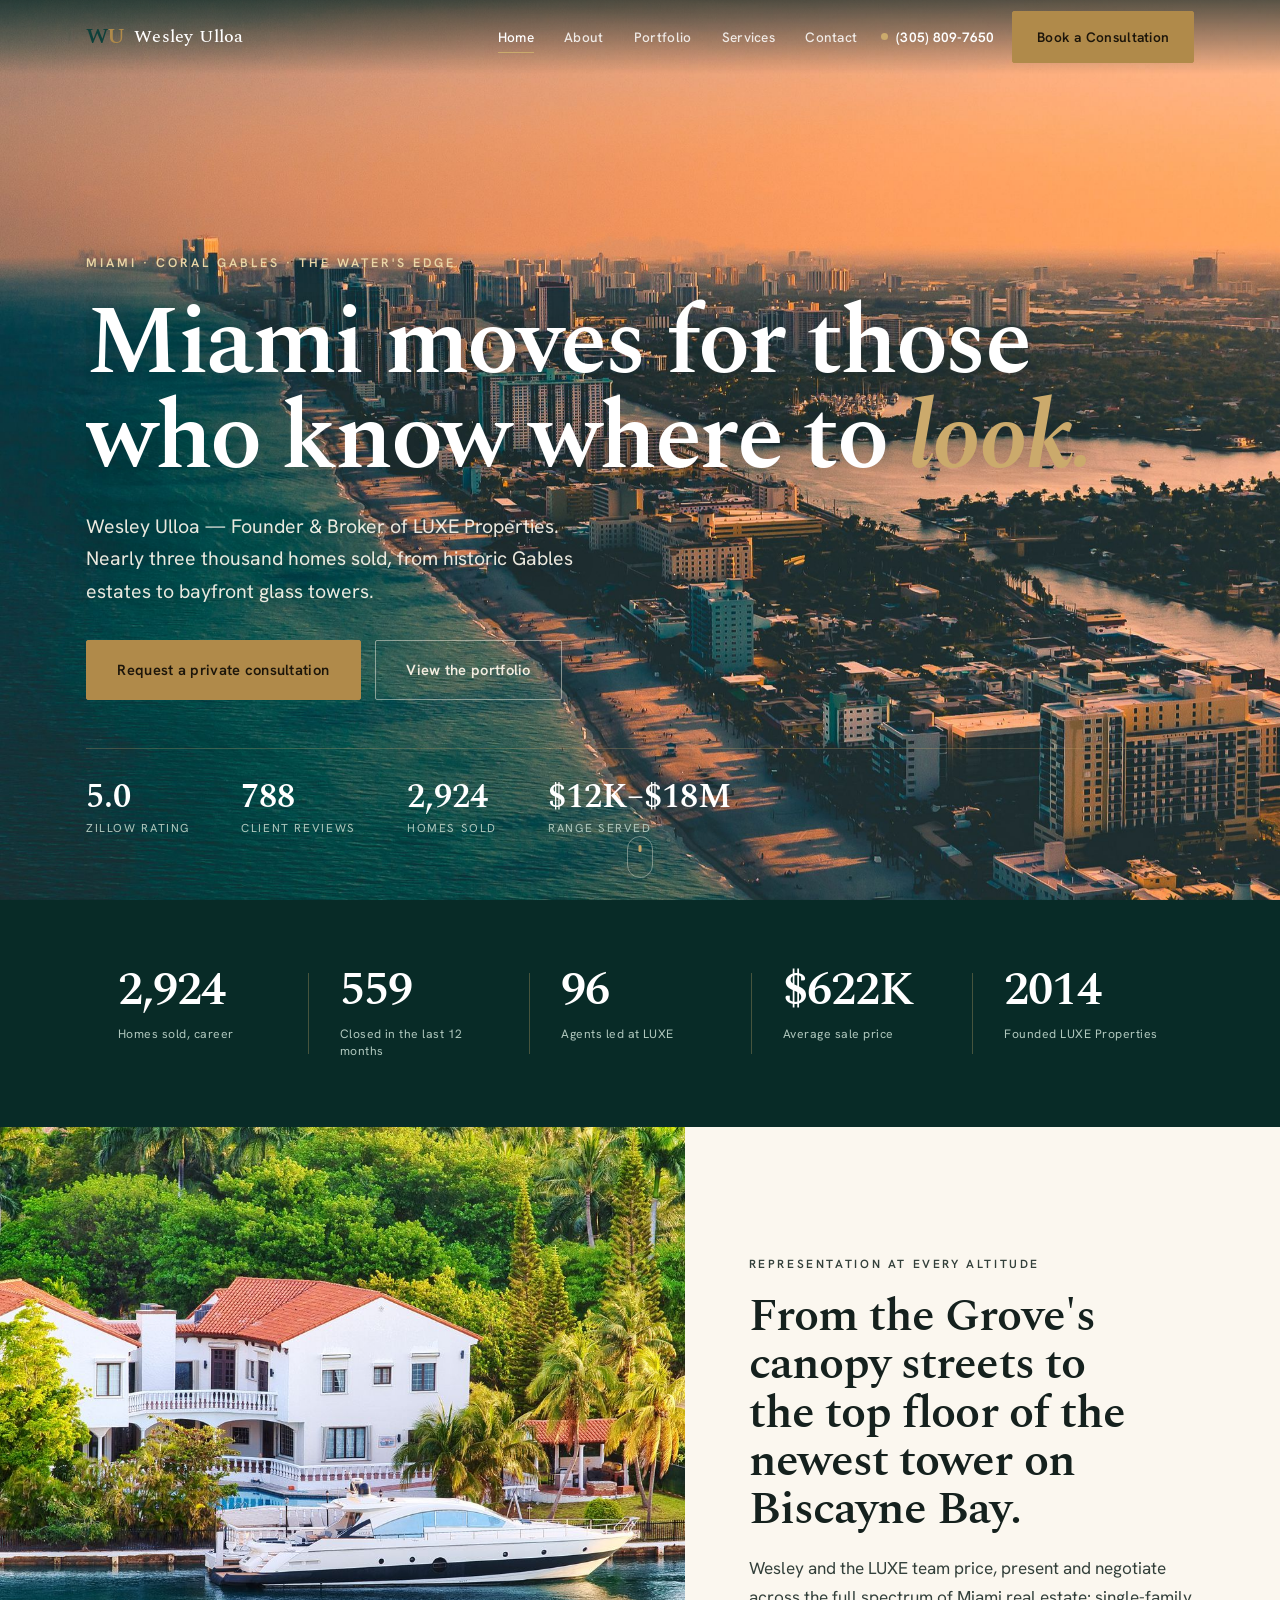
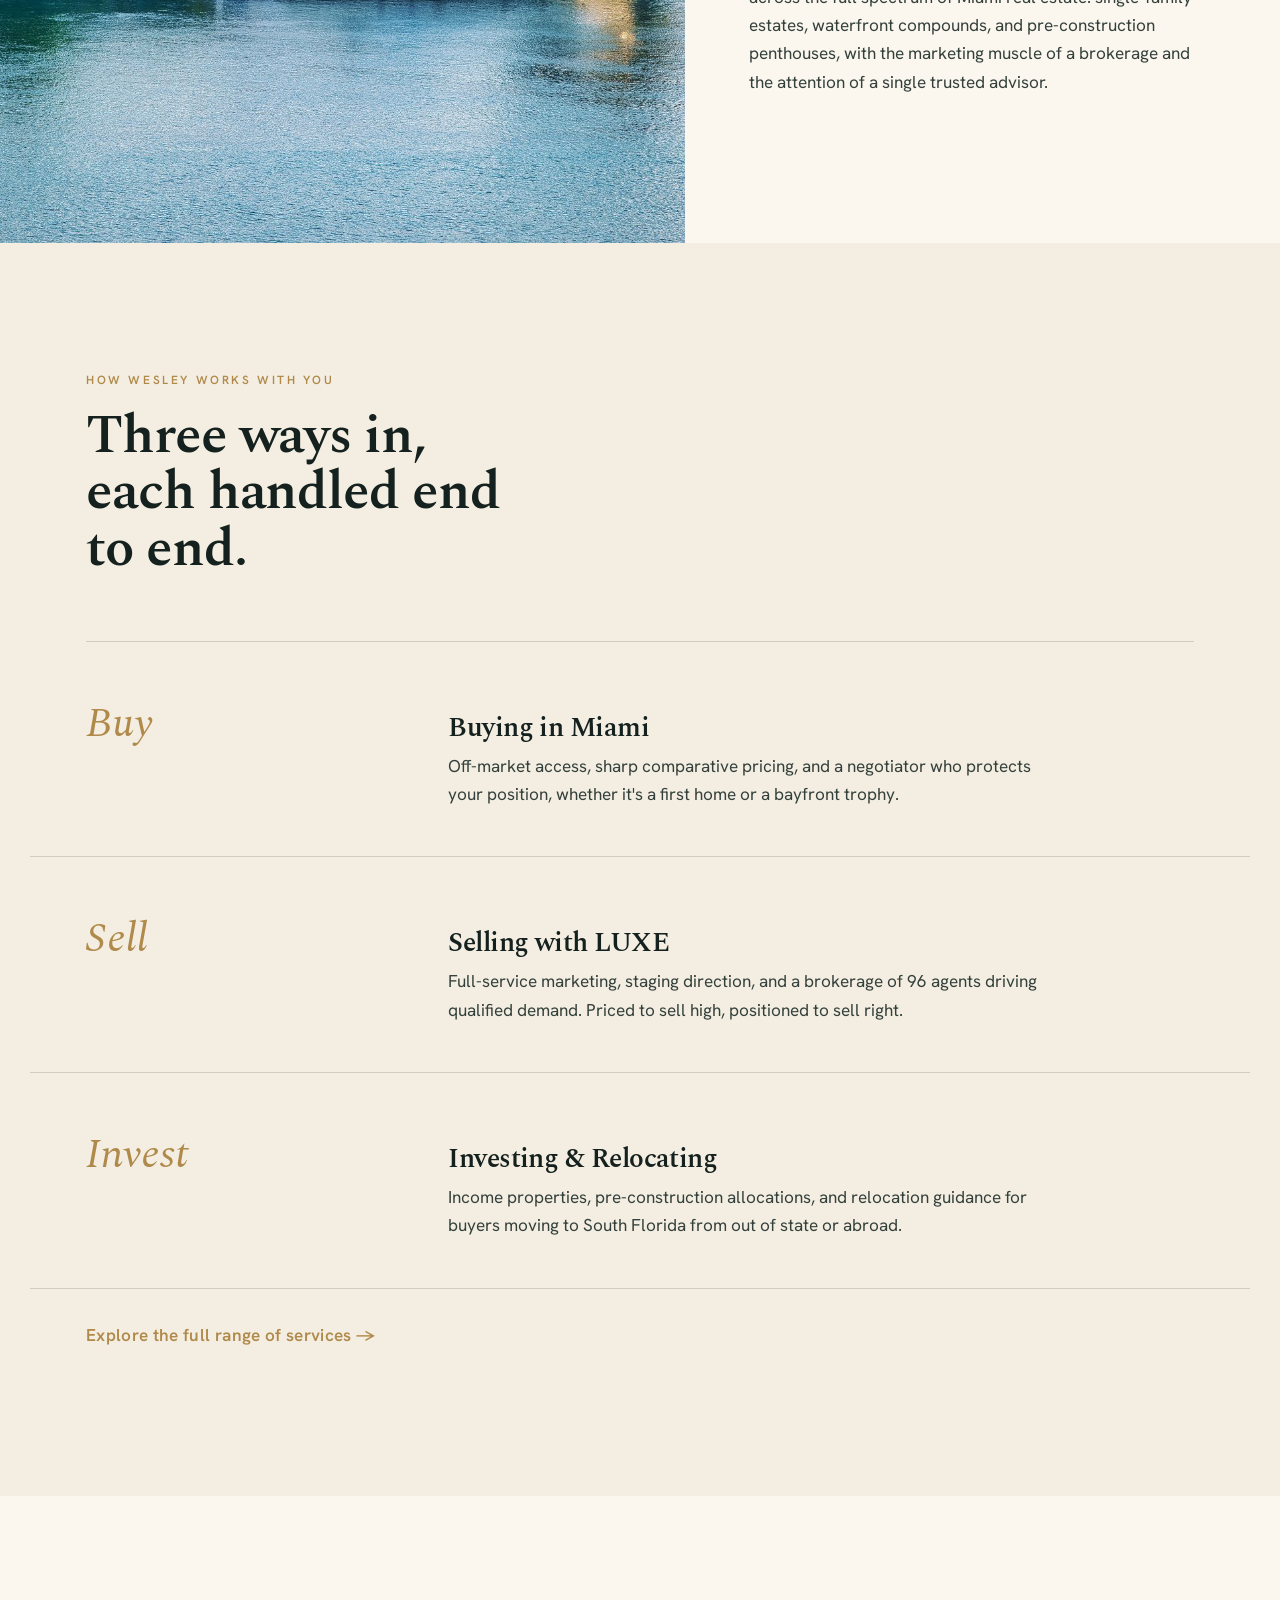
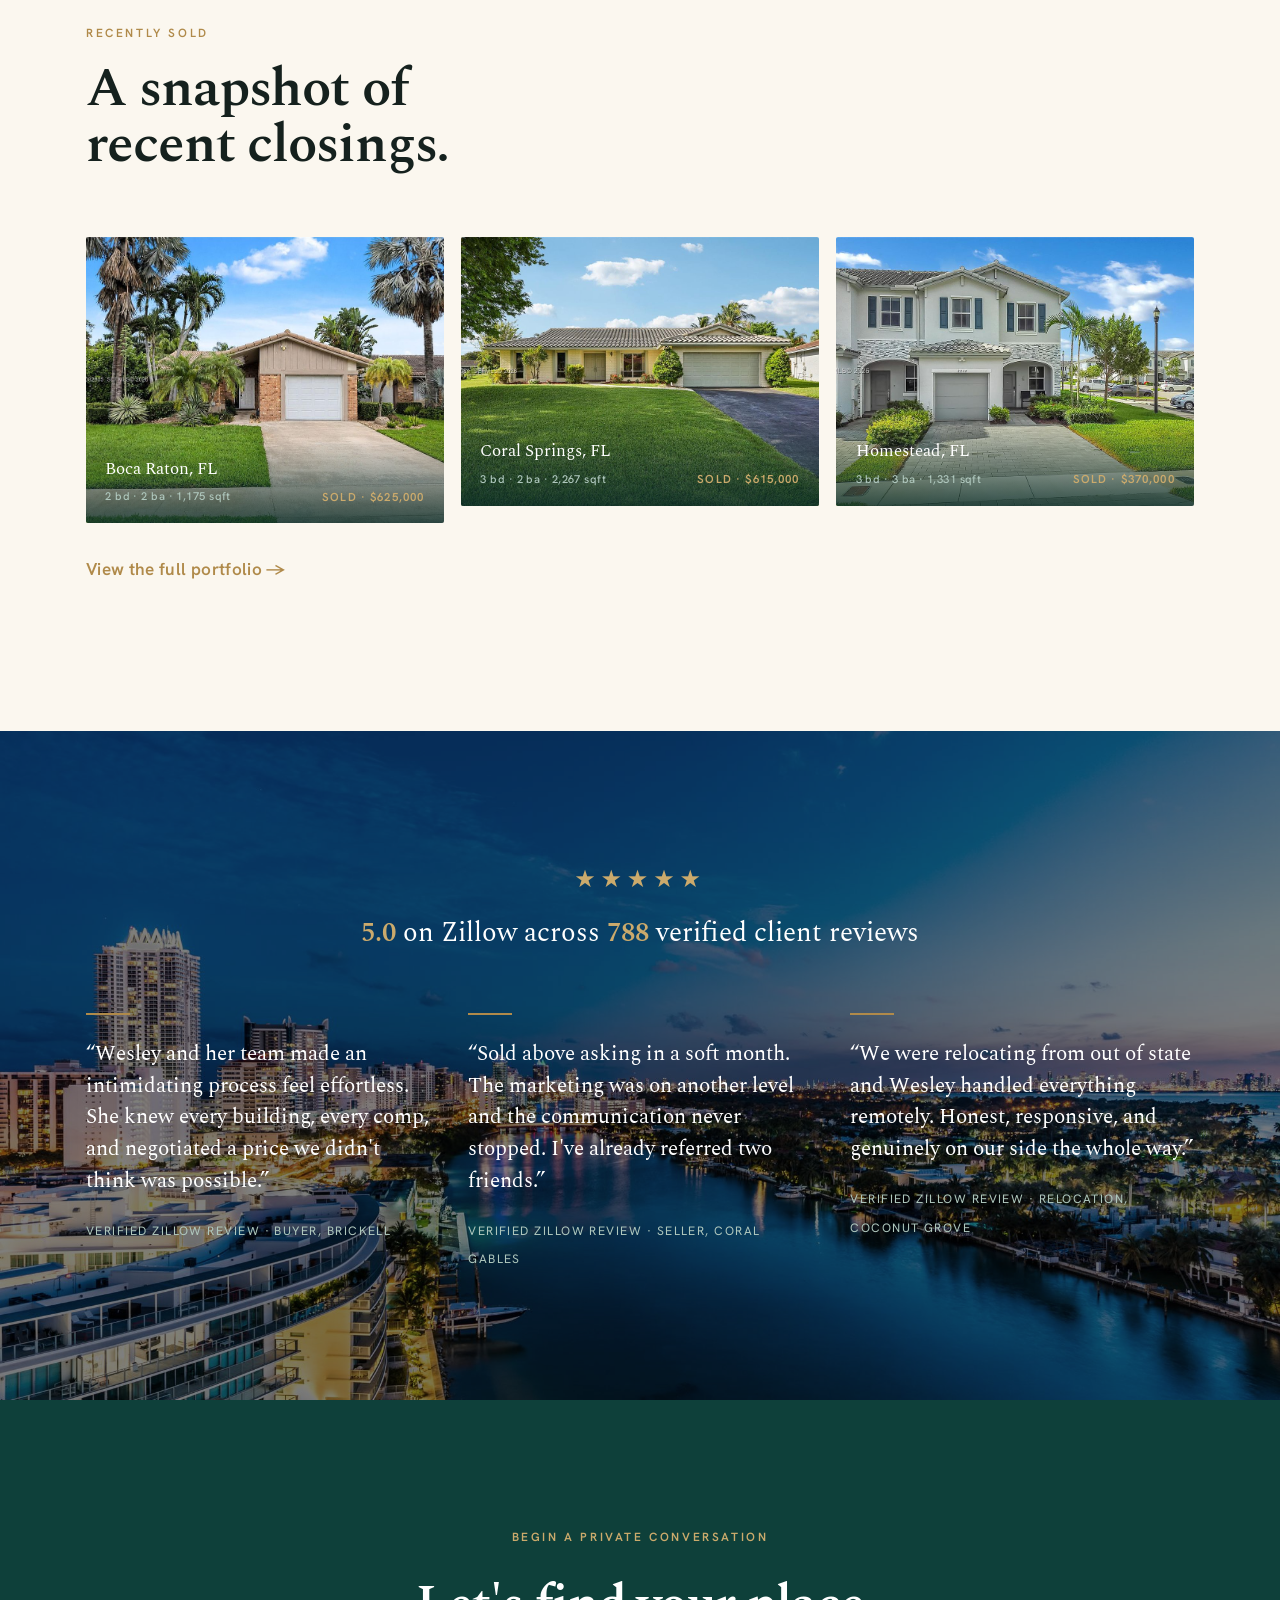
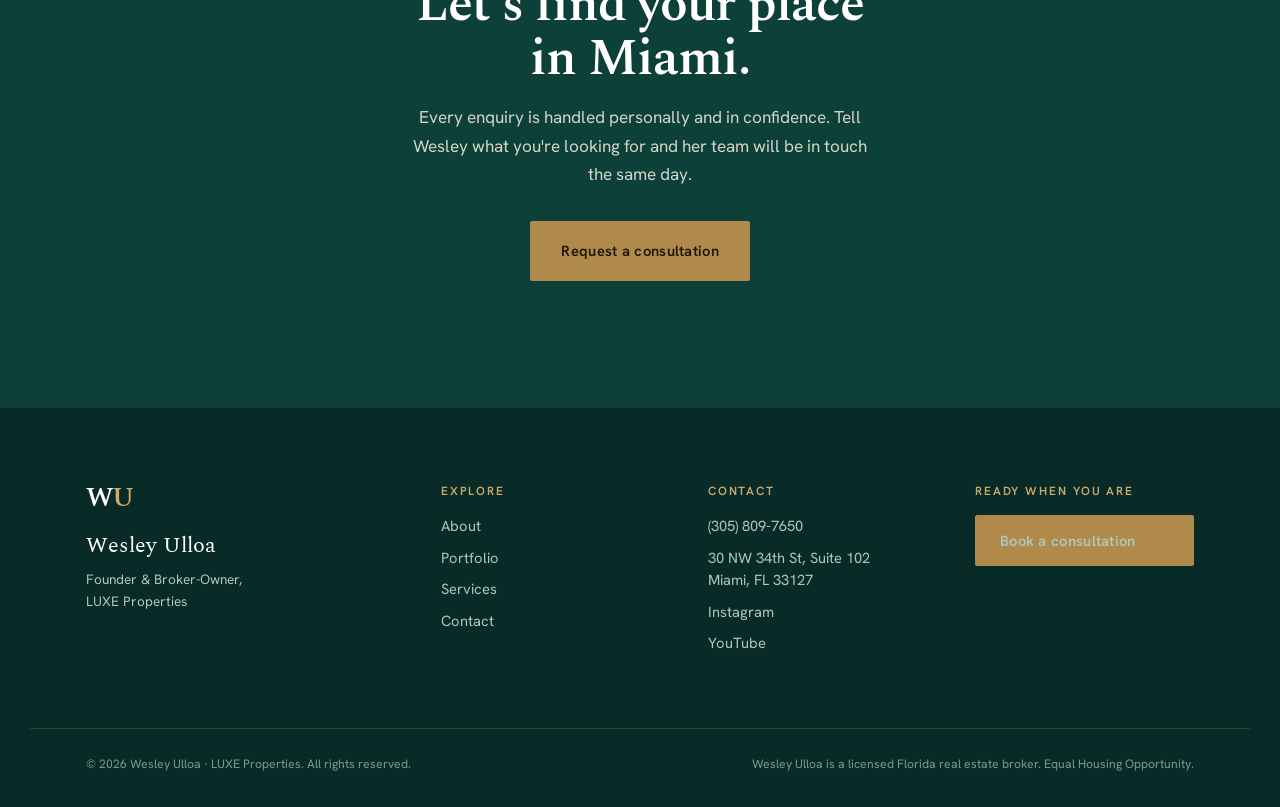
<file: index.html>
<!DOCTYPE html>
<html lang="en">
<head>
<meta charset="UTF-8">
<meta name="viewport" content="width=device-width, initial-scale=1">
<title>Wesley Ulloa — Miami Luxury Real Estate | Founder, LUXE Properties</title>
<meta name="description" content="Wesley Ulloa, Founder & Broker of LUXE Properties. Miami luxury real estate from Coral Gables to the water's edge — 2,900+ homes sold, 5.0★ across 788 reviews.">
<link rel="canonical" href="https://anmtal.github.io/Wesley-Ulloa-Realty/">
<meta name="theme-color" content="#0E403A">
<meta property="og:type" content="website">
<meta property="og:title" content="Wesley Ulloa — Miami Luxury Real Estate | Founder, LUXE Properties">
<meta property="og:description" content="Wesley Ulloa, Founder & Broker of LUXE Properties. Miami luxury real estate from Coral Gables to the water's edge — 2,900+ homes sold, 5.0★ across 788 reviews.">
<meta property="og:url" content="https://anmtal.github.io/Wesley-Ulloa-Realty/">
<meta property="og:image" content="https://anmtal.github.io/Wesley-Ulloa-Realty/assets/hero-miami.jpg">
<meta name="twitter:card" content="summary_large_image">
<meta name="twitter:title" content="Wesley Ulloa — Miami Luxury Real Estate | Founder, LUXE Properties">
<meta name="twitter:description" content="Wesley Ulloa, Founder & Broker of LUXE Properties. Miami luxury real estate from Coral Gables to the water's edge — 2,900+ homes sold, 5.0★ across 788 reviews.">
<link rel="icon" href="assets/favicon.svg" type="image/svg+xml">
<link rel="preconnect" href="https://fonts.googleapis.com">
<link rel="preconnect" href="https://fonts.gstatic.com" crossorigin>
<link href="https://fonts.googleapis.com/css2?family=Spectral:ital,wght@0,400;0,500;0,600;0,700;1,400;1,600&family=Hanken+Grotesk:wght@400;500;600;700&display=swap" rel="stylesheet">
<link rel="stylesheet" href="css/style.css">
</head>
<body>
<a class="skip-link" href="#main">Skip to content</a>
<header class="site-header" id="siteHeader">
  <div class="wrap header-inner">
    <a href="index.html" class="brand" aria-label="Wesley Ulloa — home">
      <span class="brand-mark" aria-hidden="true">W<span>U</span></span>
      <span class="brand-name">Wesley&nbsp;Ulloa</span>
    </a>
    <nav class="nav" aria-label="Primary">
      <a href="index.html" aria-current="page">Home</a>
      <a href="about.html">About</a>
      <a href="portfolio.html">Portfolio</a>
      <a href="services.html">Services</a>
      <a href="contact.html">Contact</a>
    </nav>
    <div class="header-cta">
      <a href="tel:+13058097650" class="header-phone" aria-label="Call Wesley Ulloa"><span class="dot" aria-hidden="true"></span>(305)&nbsp;809-7650</a>
      <a href="contact.html" class="btn btn-brass">Book a Consultation</a>
    </div>
    <button class="nav-toggle" id="navToggle" aria-label="Open menu" aria-expanded="false" aria-controls="mobileNav"><span></span><span></span><span></span></button>
  </div>
</header>
<div class="mobile-nav" id="mobileNav" hidden>
  <nav aria-label="Mobile">
    <a href="index.html">Home</a>
    <a href="about.html">About</a>
    <a href="portfolio.html">Portfolio</a>
    <a href="services.html">Services</a>
    <a href="contact.html">Contact</a>
  </nav>
  <a href="tel:+13058097650" class="btn btn-ghost-teal">Call (305) 809-7650</a>
</div>

<main id="main">
<section class="hero">
  <div class="hero-media"><img src="assets/hero-miami.jpg" alt="Aerial view of Miami Beach and the turquoise Atlantic coastline at golden hour" fetchpriority="high"><div class="hero-wash"></div></div>
  <div class="wrap hero-inner">
    <p class="hero-eyebrow reveal">Miami · Coral Gables · The Water's Edge</p>
    <h1 class="hero-title"><span class="reveal-line"><span>Miami moves for those</span></span><span class="reveal-line"><span>who know where to <em>look.</em></span></span></h1>
    <p class="hero-lede reveal">Wesley Ulloa — Founder &amp; Broker of LUXE Properties. Nearly three thousand homes sold, from historic Gables estates to bayfront glass towers.</p>
    <div class="hero-actions reveal">
      <a href="contact.html" class="btn btn-brass btn-lg">Request a private consultation</a>
      <a href="portfolio.html" class="btn btn-ghost btn-lg">View the portfolio</a>
    </div>
    <ul class="hero-proof reveal" aria-label="Credentials">
      <li><strong>5.0</strong><span>Zillow rating</span></li>
      <li><strong>788</strong><span>client reviews</span></li>
      <li><strong>2,924</strong><span>homes sold</span></li>
      <li><strong>$12K–$18M</strong><span>range served</span></li>
    </ul>
  </div>
  <a href="#services" class="scroll-cue" aria-label="Scroll down"><span></span></a>
</section>
<section class="ribbon" aria-label="Track record">
  <div class="wrap ribbon-inner">
    <div class="ribbon-item reveal"><span class="num">2,924</span><span class="cap">Homes sold, career</span></div>
    <div class="ribbon-item reveal"><span class="num">559</span><span class="cap">Closed in the last 12 months</span></div>
    <div class="ribbon-item reveal"><span class="num">96</span><span class="cap">Agents led at LUXE</span></div>
    <div class="ribbon-item reveal"><span class="num">$622K</span><span class="cap">Average sale price</span></div>
    <div class="ribbon-item reveal"><span class="num">2014</span><span class="cap">Founded LUXE Properties</span></div>
  </div>
</section>
<section class="feature">
  <div class="feature-media reveal"><img src="assets/estate-feature.jpg" alt="White Mediterranean waterfront villa with a private dock and yacht on Biscayne Bay" loading="lazy"></div>
  <div class="feature-copy">
    <p class="kicker reveal">Representation at every altitude</p>
    <h2 class="reveal">From the Grove's canopy streets to the top floor of the newest tower on Biscayne Bay.</h2>
    <p class="reveal">Wesley and the LUXE team price, present and negotiate across the full spectrum of Miami real estate: single-family estates, waterfront compounds, and pre-construction penthouses, with the marketing muscle of a brokerage and the attention of a single trusted advisor.</p>
  </div>
</section>
<section class="offerings section--bone" id="services">
  <div class="wrap">
    <header class="section-head reveal"><p class="kicker">How Wesley works with you</p><h2>Three ways in, each handled end to end.</h2></header>
    <div class="offer-list">
      <article class="offer reveal"><span class="offer-index">Buy</span><div class="offer-body"><h3>Buying in Miami</h3><p>Off-market access, sharp comparative pricing, and a negotiator who protects your position, whether it's a first home or a bayfront trophy.</p></div></article>
      <article class="offer reveal"><span class="offer-index">Sell</span><div class="offer-body"><h3>Selling with LUXE</h3><p>Full-service marketing, staging direction, and a brokerage of 96 agents driving qualified demand. Priced to sell high, positioned to sell right.</p></div></article>
      <article class="offer reveal"><span class="offer-index">Invest</span><div class="offer-body"><h3>Investing &amp; Relocating</h3><p>Income properties, pre-construction allocations, and relocation guidance for buyers moving to South Florida from out of state or abroad.</p></div></article>
    </div>
    <p class="teaser-more reveal"><a href="services.html">Explore the full range of services &rarr;</a></p>
  </div>
</section>
<section class="portfolio section--ivory">
  <div class="wrap">
    <header class="section-head reveal"><p class="kicker">Recently sold</p><h2>A snapshot of recent closings.</h2></header>
    <div class="sold-teaser">
      <figure class="port-item reveal"><img src="assets/sold-1.jpg" alt="Boca Raton, FL home sold by Wesley Ulloa" loading="lazy"><figcaption><span>Boca Raton, FL<small>2 bd · 2 ba · 1,175 sqft</small></span><span class="port-meta">Sold · $625,000</span></figcaption></figure>
      <figure class="port-item reveal"><img src="assets/sold-2.jpg" alt="Coral Springs, FL home sold by Wesley Ulloa" loading="lazy"><figcaption><span>Coral Springs, FL<small>3 bd · 2 ba · 2,267 sqft</small></span><span class="port-meta">Sold · $615,000</span></figcaption></figure>
      <figure class="port-item reveal"><img src="assets/sold-3.jpg" alt="Homestead, FL home sold by Wesley Ulloa" loading="lazy"><figcaption><span>Homestead, FL<small>3 bd · 3 ba · 1,331 sqft</small></span><span class="port-meta">Sold · $370,000</span></figcaption></figure>
    </div>
    <p class="teaser-more reveal"><a href="portfolio.html">View the full portfolio &rarr;</a></p>
  </div>
</section>
<section class="reviews">
  <div class="reviews-media"><img src="assets/dusk-band.jpg" alt="Miami skyline reflected on the water at blue hour" loading="lazy"><div class="reviews-wash"></div></div>
  <div class="wrap reviews-inner">
    <header class="reviews-head reveal">
      <div class="stars" aria-hidden="true">★★★★★</div>
      <p class="reviews-score"><strong>5.0</strong> on Zillow across <strong>788</strong> verified client reviews</p>
    </header>
    <div class="quote-row">
      <blockquote class="quote reveal"><p>“Wesley and her team made an intimidating process feel effortless. She knew every building, every comp, and negotiated a price we didn't think was possible.”</p><cite>Verified Zillow review · Buyer, Brickell</cite></blockquote>
      <blockquote class="quote reveal"><p>“Sold above asking in a soft month. The marketing was on another level and the communication never stopped. I've already referred two friends.”</p><cite>Verified Zillow review · Seller, Coral Gables</cite></blockquote>
      <blockquote class="quote reveal"><p>“We were relocating from out of state and Wesley handled everything remotely. Honest, responsive, and genuinely on our side the whole way.”</p><cite>Verified Zillow review · Relocation, Coconut Grove</cite></blockquote>
    </div>
  </div>
</section>
<section class="section section--teal cta-band">
  <div class="wrap">
    <p class="kicker">Begin a private conversation</p>
    <h2>Let's find your place in Miami.</h2>
    <p>Every enquiry is handled personally and in confidence. Tell Wesley what you're looking for and her team will be in touch the same day.</p>
    <a href="contact.html" class="btn btn-brass btn-lg">Request a consultation</a>
  </div>
</section>
</main>

<footer class="site-footer">
  <div class="wrap footer-grid">
    <div class="footer-brand">
      <span class="brand-mark" aria-hidden="true">W<span>U</span></span>
      <p class="footer-name">Wesley Ulloa</p>
      <p class="footer-role">Founder &amp; Broker-Owner, LUXE Properties</p>
    </div>
    <div class="footer-col">
      <h3>Explore</h3>
      <a href="about.html">About</a>
      <a href="portfolio.html">Portfolio</a>
      <a href="services.html">Services</a>
      <a href="contact.html">Contact</a>
    </div>
    <div class="footer-col">
      <h3>Contact</h3>
      <a href="tel:+13058097650">(305) 809-7650</a>
      <address>30 NW 34th St, Suite 102<br>Miami, FL 33127</address>
      <a href="https://www.instagram.com/luxepropertiesmia/" target="_blank" rel="noopener">Instagram</a>
      <a href="https://www.youtube.com/@LUXEProperties" target="_blank" rel="noopener">YouTube</a>
    </div>
    <div class="footer-col footer-cta">
      <h3>Ready when you are</h3>
      <a href="contact.html" class="btn btn-brass">Book a consultation</a>
    </div>
  </div>
  <div class="wrap footer-legal">
    <p>© 2026 Wesley Ulloa · LUXE Properties. All rights reserved.</p>
    <p>Wesley Ulloa is a licensed Florida real estate broker. Equal Housing Opportunity.</p>
  </div>
</footer>
<script type="application/ld+json">
{
  "@context": "https://schema.org",
  "@type": "RealEstateAgent",
  "name": "Wesley Ulloa",
  "jobTitle": "Founder & Broker-Owner, LUXE Properties",
  "image": "https://anmtal.github.io/Wesley-Ulloa-Realty/assets/potrait.webp",
  "url": "https://anmtal.github.io/Wesley-Ulloa-Realty/",
  "telephone": "+1-305-809-7650",
  "areaServed": "Miami-Dade County, Florida",
  "address": {"@type": "PostalAddress","streetAddress": "30 NW 34th St, Suite 102","addressLocality": "Miami","addressRegion": "FL","postalCode": "33127","addressCountry": "US"},
  "worksFor": {"@type": "RealEstateOrganization","name": "LUXE Properties"},
  "sameAs": ["https://www.instagram.com/luxepropertiesmia/","https://www.youtube.com/@LUXEProperties","https://www.zillow.com/profile/WesleyUlloaLUXE"],
  "aggregateRating": {"@type": "AggregateRating","ratingValue": "5.0","reviewCount": "788","bestRating": "5"}
}
</script>
<script src="js/main.js" defer></script>
</body>
</html>
</file>
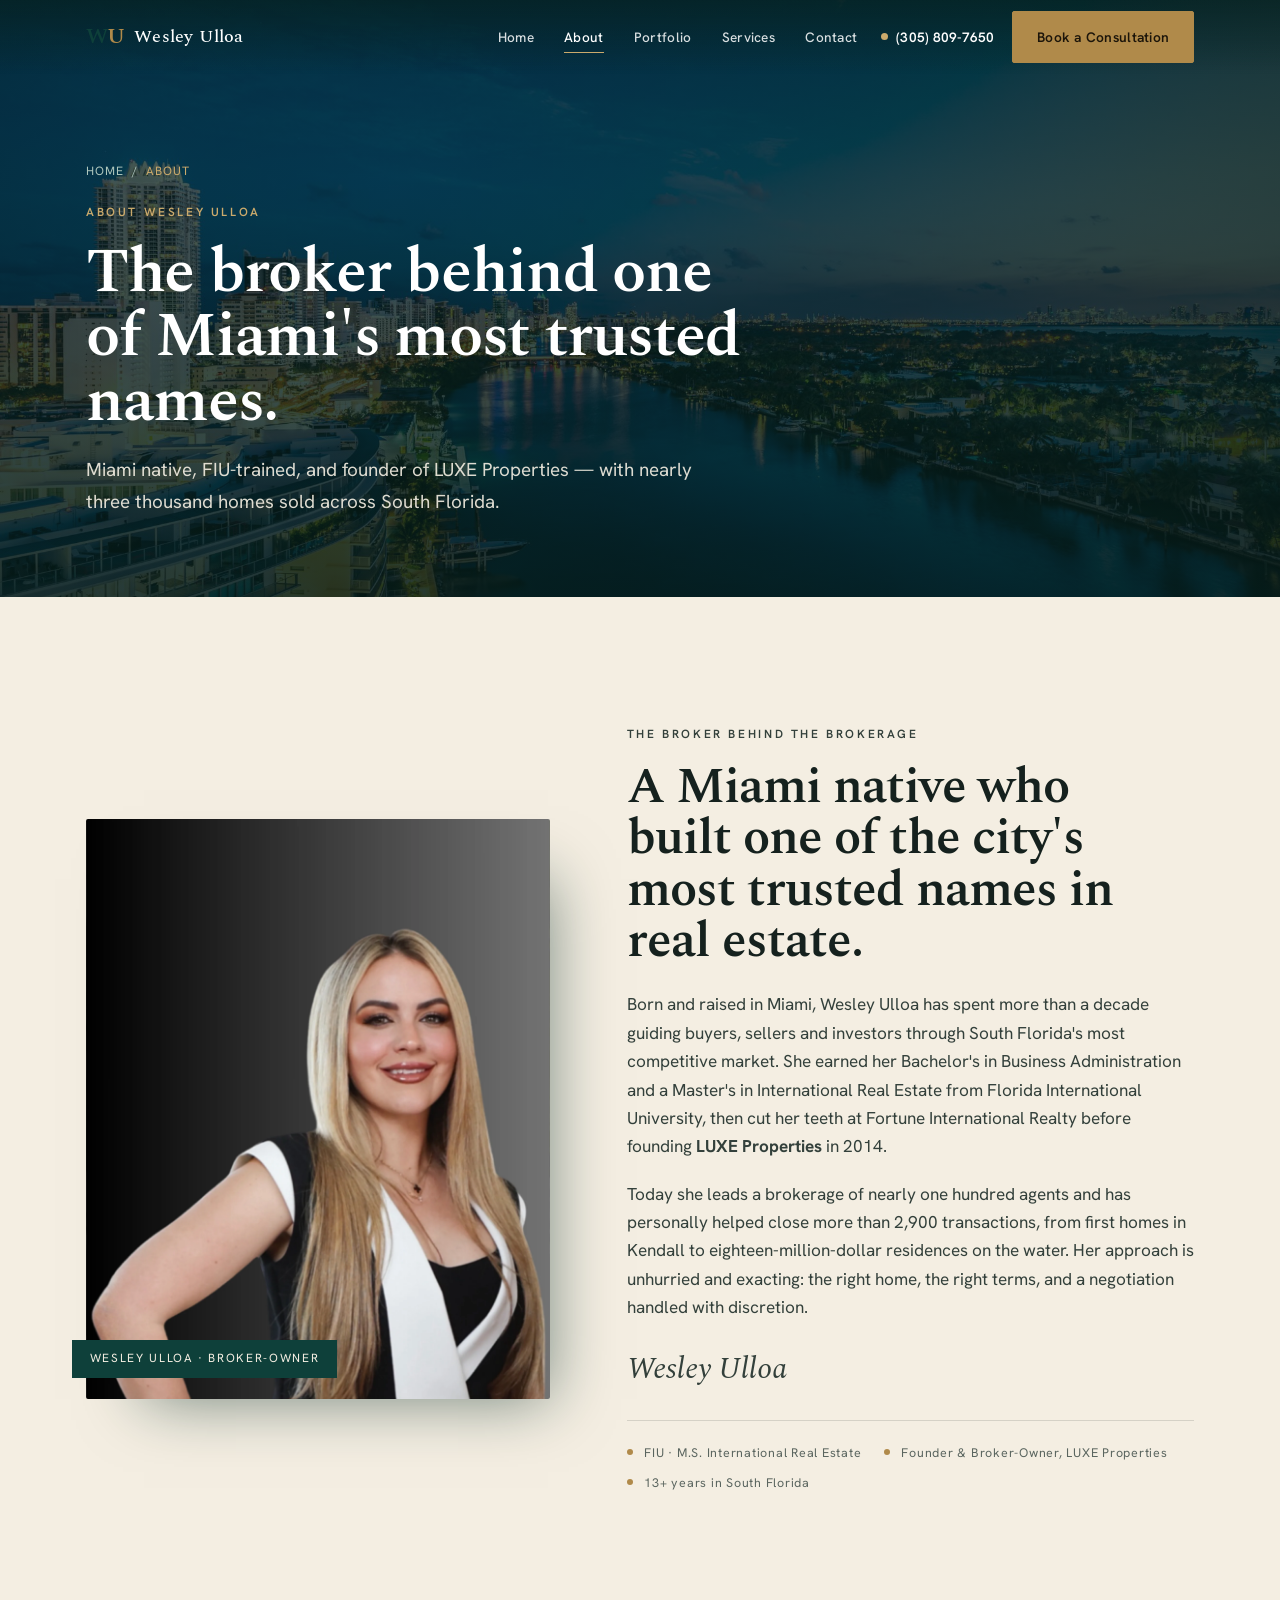
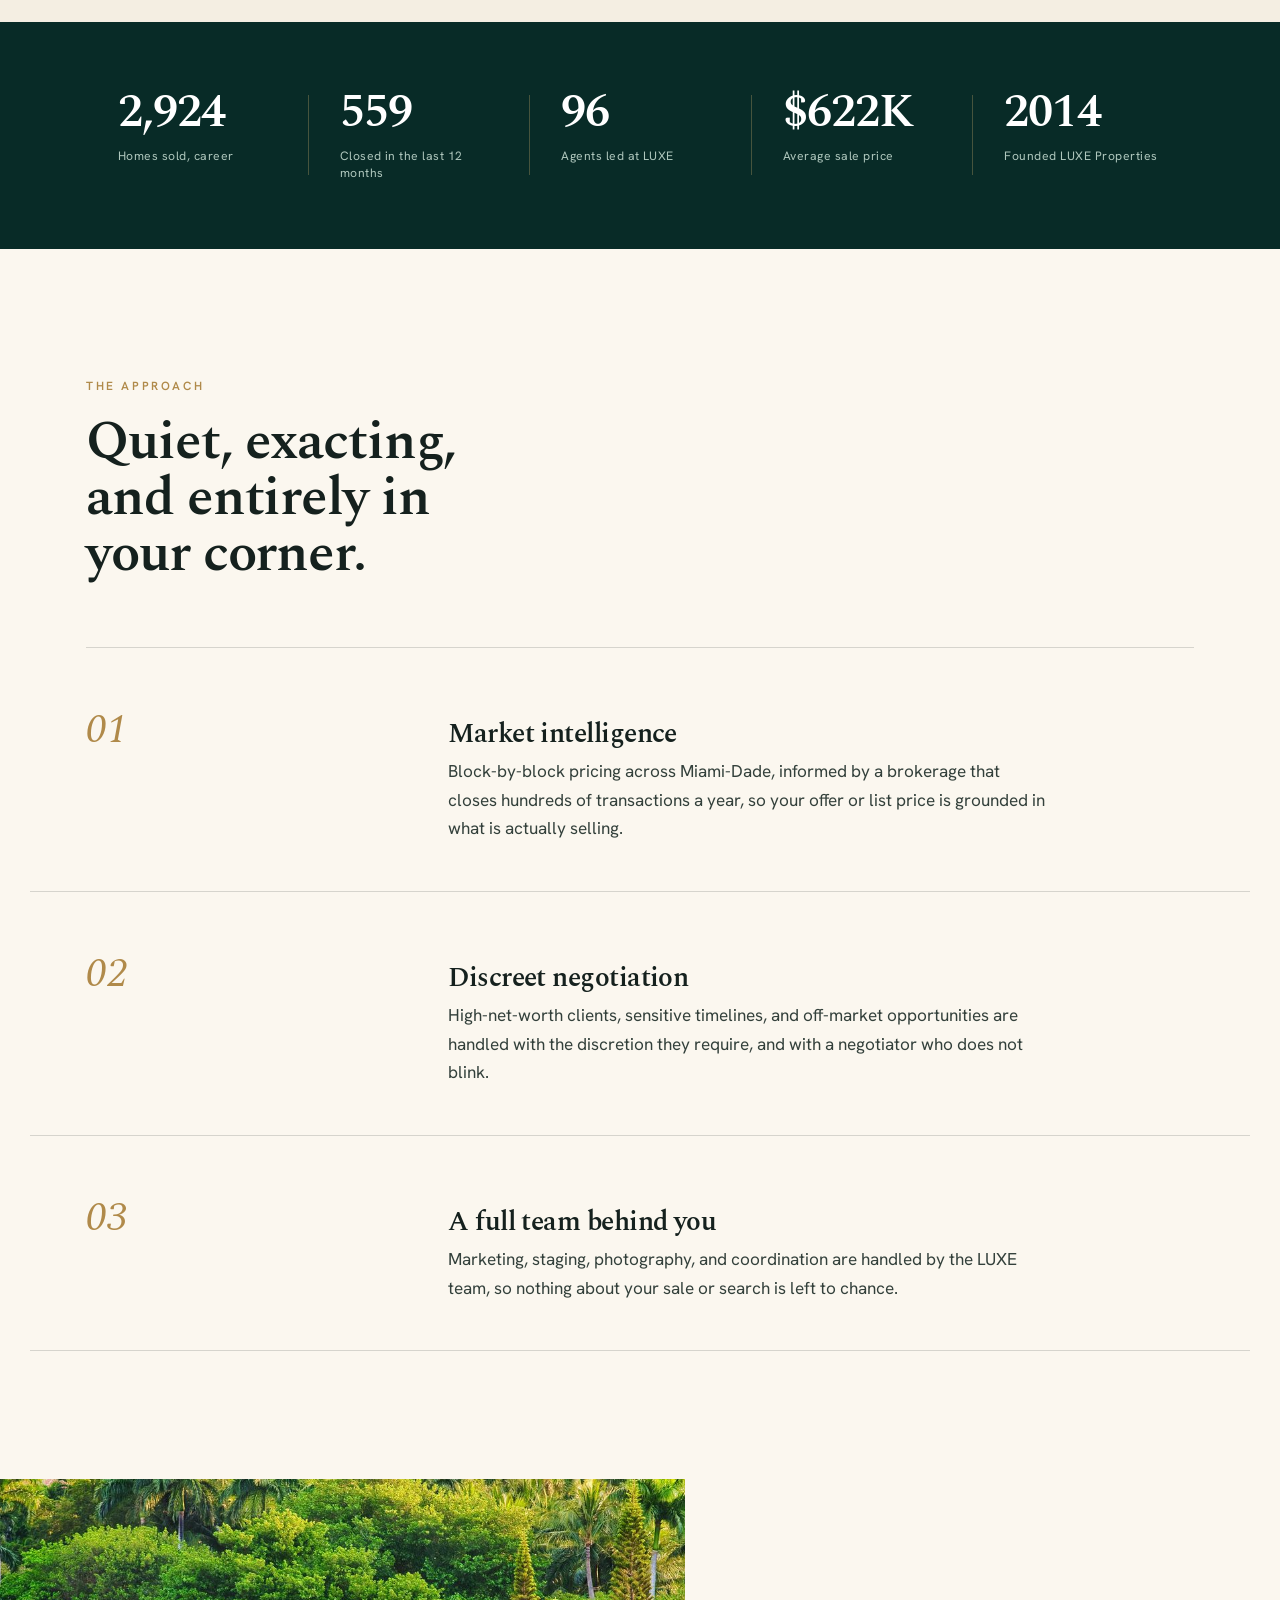
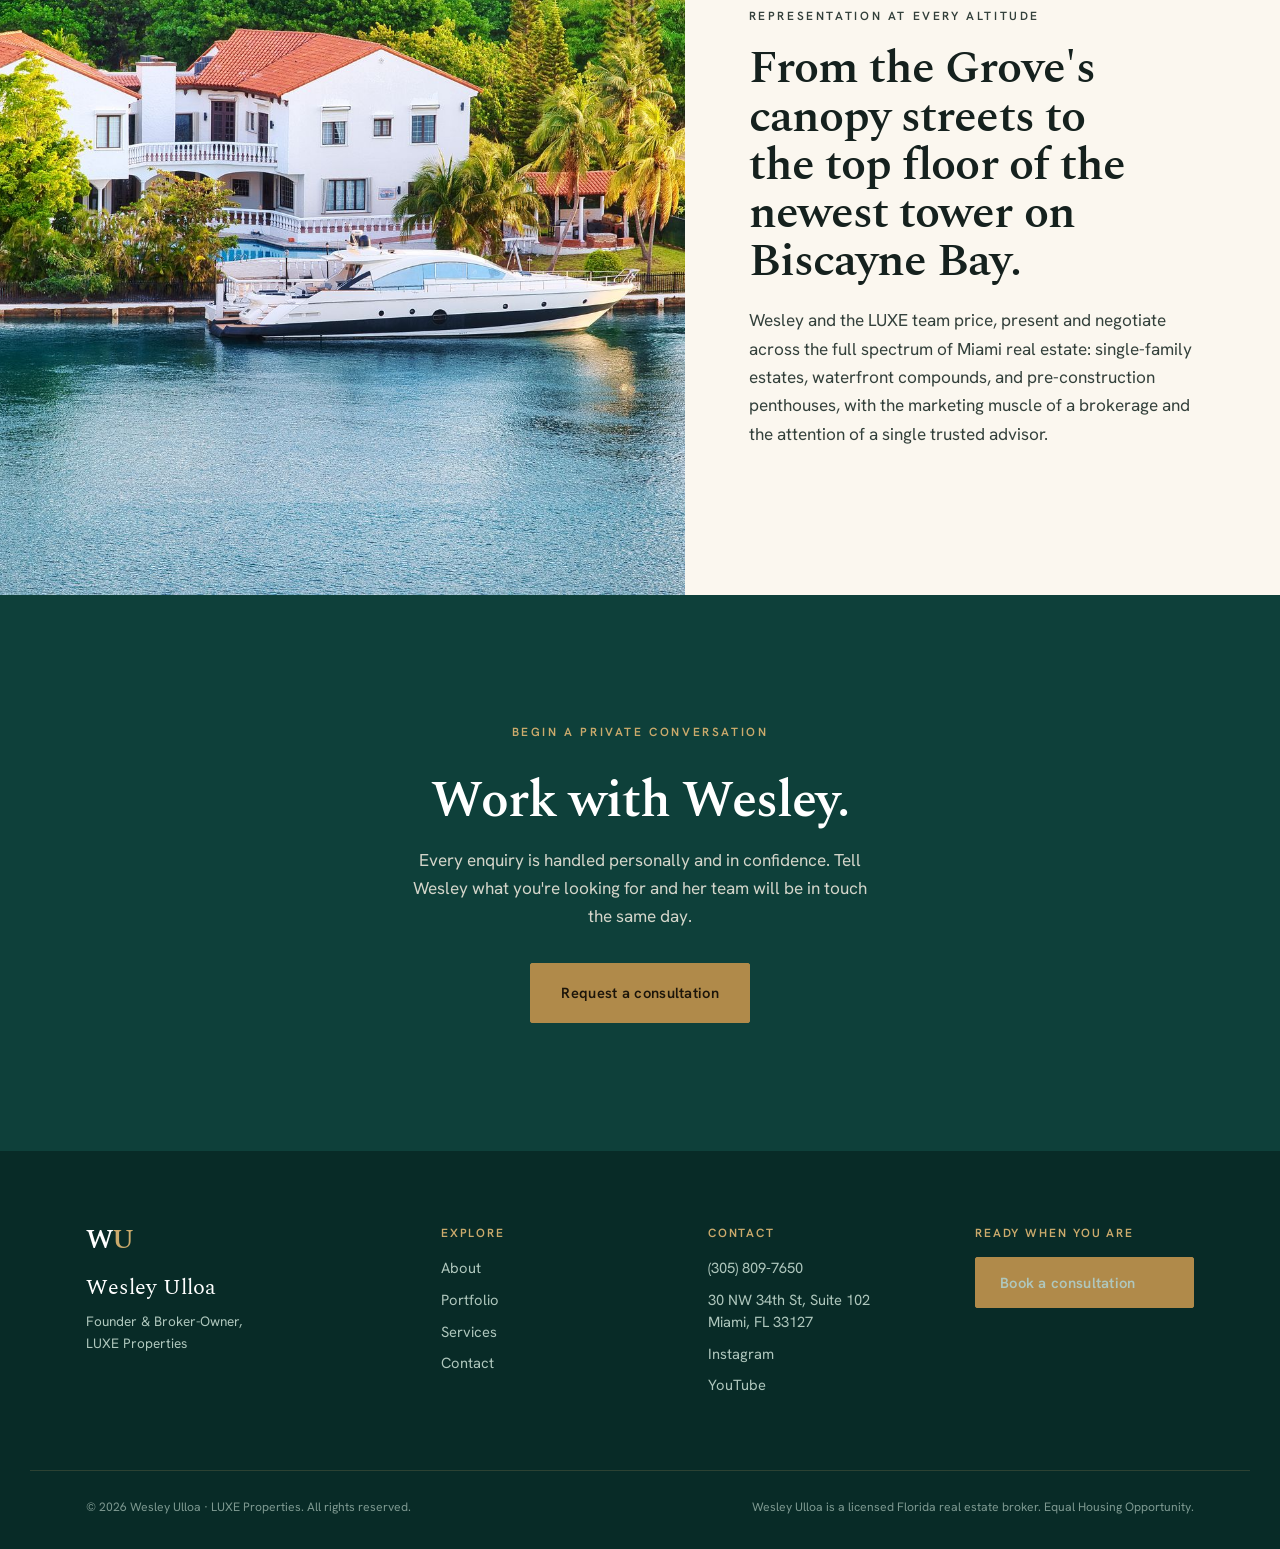
<file: about.html>
<!DOCTYPE html>
<html lang="en">
<head>
<meta charset="UTF-8">
<meta name="viewport" content="width=device-width, initial-scale=1">
<title>About Wesley Ulloa — Founder & Broker, LUXE Properties | Miami</title>
<meta name="description" content="Meet Wesley Ulloa — Miami native, FIU-trained, founder of LUXE Properties, and one of South Florida's most trusted brokers with 2,900+ homes sold.">
<link rel="canonical" href="https://anmtal.github.io/Wesley-Ulloa-Realty/about.html">
<meta name="theme-color" content="#0E403A">
<meta property="og:type" content="website">
<meta property="og:title" content="About Wesley Ulloa — Founder & Broker, LUXE Properties | Miami">
<meta property="og:description" content="Meet Wesley Ulloa — Miami native, FIU-trained, founder of LUXE Properties, and one of South Florida's most trusted brokers with 2,900+ homes sold.">
<meta property="og:url" content="https://anmtal.github.io/Wesley-Ulloa-Realty/about.html">
<meta property="og:image" content="https://anmtal.github.io/Wesley-Ulloa-Realty/assets/potrait.webp">
<meta name="twitter:card" content="summary_large_image">
<meta name="twitter:title" content="About Wesley Ulloa — Founder & Broker, LUXE Properties | Miami">
<meta name="twitter:description" content="Meet Wesley Ulloa — Miami native, FIU-trained, founder of LUXE Properties, and one of South Florida's most trusted brokers with 2,900+ homes sold.">
<link rel="icon" href="assets/favicon.svg" type="image/svg+xml">
<link rel="preconnect" href="https://fonts.googleapis.com">
<link rel="preconnect" href="https://fonts.gstatic.com" crossorigin>
<link href="https://fonts.googleapis.com/css2?family=Spectral:ital,wght@0,400;0,500;0,600;0,700;1,400;1,600&family=Hanken+Grotesk:wght@400;500;600;700&display=swap" rel="stylesheet">
<link rel="stylesheet" href="css/style.css">
</head>
<body>
<a class="skip-link" href="#main">Skip to content</a>
<header class="site-header" id="siteHeader">
  <div class="wrap header-inner">
    <a href="index.html" class="brand" aria-label="Wesley Ulloa — home">
      <span class="brand-mark" aria-hidden="true">W<span>U</span></span>
      <span class="brand-name">Wesley&nbsp;Ulloa</span>
    </a>
    <nav class="nav" aria-label="Primary">
      <a href="index.html">Home</a>
      <a href="about.html" aria-current="page">About</a>
      <a href="portfolio.html">Portfolio</a>
      <a href="services.html">Services</a>
      <a href="contact.html">Contact</a>
    </nav>
    <div class="header-cta">
      <a href="tel:+13058097650" class="header-phone" aria-label="Call Wesley Ulloa"><span class="dot" aria-hidden="true"></span>(305)&nbsp;809-7650</a>
      <a href="contact.html" class="btn btn-brass">Book a Consultation</a>
    </div>
    <button class="nav-toggle" id="navToggle" aria-label="Open menu" aria-expanded="false" aria-controls="mobileNav"><span></span><span></span><span></span></button>
  </div>
</header>
<div class="mobile-nav" id="mobileNav" hidden>
  <nav aria-label="Mobile">
    <a href="index.html">Home</a>
    <a href="about.html">About</a>
    <a href="portfolio.html">Portfolio</a>
    <a href="services.html">Services</a>
    <a href="contact.html">Contact</a>
  </nav>
  <a href="tel:+13058097650" class="btn btn-ghost-teal">Call (305) 809-7650</a>
</div>

<main id="main">
<section class="page-hero page-hero--img">
  <div class="page-hero-media"><img src="assets/dusk-band.jpg" alt=""></div>
  <div class="wrap">
    <nav class="breadcrumb reveal" aria-label="Breadcrumb"><a href="index.html">Home</a> / <span>About</span></nav>
    <p class="kicker reveal">About Wesley Ulloa</p>
    <h1 class="reveal">The broker behind one of Miami's most trusted names.</h1>
    <p class="page-lede reveal">Miami native, FIU-trained, and founder of LUXE Properties — with nearly three thousand homes sold across South Florida.</p>
  </div>
</section>
<section class="about section--bone">
  <div class="wrap about-grid">
    <div class="about-portrait reveal">
      <img src="assets/potrait.webp" alt="Studio portrait of Wesley Ulloa, Founder and Broker-Owner of LUXE Properties">
      <span class="portrait-tag">Wesley Ulloa · Broker-Owner</span>
    </div>
    <div class="about-copy">
      <p class="kicker reveal">The broker behind the brokerage</p>
      <h2 class="reveal">A Miami native who built one of the city's most trusted names in real estate.</h2>
      <p class="reveal">Born and raised in Miami, Wesley Ulloa has spent more than a decade guiding buyers, sellers and investors through South Florida's most competitive market. She earned her Bachelor's in Business Administration and a Master's in International Real Estate from Florida International University, then cut her teeth at Fortune International Realty before founding <strong>LUXE Properties</strong> in 2014.</p>
      <p class="reveal">Today she leads a brokerage of nearly one hundred agents and has personally helped close more than 2,900 transactions, from first homes in Kendall to eighteen-million-dollar residences on the water. Her approach is unhurried and exacting: the right home, the right terms, and a negotiation handled with discretion.</p>
      <p class="signature reveal">Wesley Ulloa</p>
      <div class="about-credentials reveal">
        <span>FIU · M.S. International Real Estate</span>
        <span>Founder &amp; Broker-Owner, LUXE Properties</span>
        <span>13+ years in South Florida</span>
      </div>
    </div>
  </div>
</section>
<section class="ribbon" aria-label="Track record">
  <div class="wrap ribbon-inner">
    <div class="ribbon-item reveal"><span class="num">2,924</span><span class="cap">Homes sold, career</span></div>
    <div class="ribbon-item reveal"><span class="num">559</span><span class="cap">Closed in the last 12 months</span></div>
    <div class="ribbon-item reveal"><span class="num">96</span><span class="cap">Agents led at LUXE</span></div>
    <div class="ribbon-item reveal"><span class="num">$622K</span><span class="cap">Average sale price</span></div>
    <div class="ribbon-item reveal"><span class="num">2014</span><span class="cap">Founded LUXE Properties</span></div>
  </div>
</section>
<section class="section section--ivory">
  <div class="wrap">
    <header class="section-head reveal"><p class="kicker">The approach</p><h2>Quiet, exacting, and entirely in your corner.</h2></header>
    <div class="offer-list">
      <article class="offer reveal"><span class="offer-index">01</span><div class="offer-body"><h3>Market intelligence</h3><p>Block-by-block pricing across Miami-Dade, informed by a brokerage that closes hundreds of transactions a year, so your offer or list price is grounded in what is actually selling.</p></div></article>
      <article class="offer reveal"><span class="offer-index">02</span><div class="offer-body"><h3>Discreet negotiation</h3><p>High-net-worth clients, sensitive timelines, and off-market opportunities are handled with the discretion they require, and with a negotiator who does not blink.</p></div></article>
      <article class="offer reveal"><span class="offer-index">03</span><div class="offer-body"><h3>A full team behind you</h3><p>Marketing, staging, photography, and coordination are handled by the LUXE team, so nothing about your sale or search is left to chance.</p></div></article>
    </div>
  </div>
</section>
<section class="feature">
  <div class="feature-media reveal"><img src="assets/estate-feature.jpg" alt="White Mediterranean waterfront villa with a private dock and yacht on Biscayne Bay" loading="lazy"></div>
  <div class="feature-copy">
    <p class="kicker reveal">Representation at every altitude</p>
    <h2 class="reveal">From the Grove's canopy streets to the top floor of the newest tower on Biscayne Bay.</h2>
    <p class="reveal">Wesley and the LUXE team price, present and negotiate across the full spectrum of Miami real estate: single-family estates, waterfront compounds, and pre-construction penthouses, with the marketing muscle of a brokerage and the attention of a single trusted advisor.</p>
  </div>
</section>
<section class="section section--teal cta-band">
  <div class="wrap">
    <p class="kicker">Begin a private conversation</p>
    <h2>Work with Wesley.</h2>
    <p>Every enquiry is handled personally and in confidence. Tell Wesley what you're looking for and her team will be in touch the same day.</p>
    <a href="contact.html" class="btn btn-brass btn-lg">Request a consultation</a>
  </div>
</section>
</main>

<footer class="site-footer">
  <div class="wrap footer-grid">
    <div class="footer-brand">
      <span class="brand-mark" aria-hidden="true">W<span>U</span></span>
      <p class="footer-name">Wesley Ulloa</p>
      <p class="footer-role">Founder &amp; Broker-Owner, LUXE Properties</p>
    </div>
    <div class="footer-col">
      <h3>Explore</h3>
      <a href="about.html">About</a>
      <a href="portfolio.html">Portfolio</a>
      <a href="services.html">Services</a>
      <a href="contact.html">Contact</a>
    </div>
    <div class="footer-col">
      <h3>Contact</h3>
      <a href="tel:+13058097650">(305) 809-7650</a>
      <address>30 NW 34th St, Suite 102<br>Miami, FL 33127</address>
      <a href="https://www.instagram.com/luxepropertiesmia/" target="_blank" rel="noopener">Instagram</a>
      <a href="https://www.youtube.com/@LUXEProperties" target="_blank" rel="noopener">YouTube</a>
    </div>
    <div class="footer-col footer-cta">
      <h3>Ready when you are</h3>
      <a href="contact.html" class="btn btn-brass">Book a consultation</a>
    </div>
  </div>
  <div class="wrap footer-legal">
    <p>© 2026 Wesley Ulloa · LUXE Properties. All rights reserved.</p>
    <p>Wesley Ulloa is a licensed Florida real estate broker. Equal Housing Opportunity.</p>
  </div>
</footer>
<script type="application/ld+json">
{
  "@context": "https://schema.org",
  "@type": "RealEstateAgent",
  "name": "Wesley Ulloa",
  "jobTitle": "Founder & Broker-Owner, LUXE Properties",
  "image": "https://anmtal.github.io/Wesley-Ulloa-Realty/assets/potrait.webp",
  "url": "https://anmtal.github.io/Wesley-Ulloa-Realty/",
  "telephone": "+1-305-809-7650",
  "areaServed": "Miami-Dade County, Florida",
  "address": {"@type": "PostalAddress","streetAddress": "30 NW 34th St, Suite 102","addressLocality": "Miami","addressRegion": "FL","postalCode": "33127","addressCountry": "US"},
  "worksFor": {"@type": "RealEstateOrganization","name": "LUXE Properties"},
  "sameAs": ["https://www.instagram.com/luxepropertiesmia/","https://www.youtube.com/@LUXEProperties","https://www.zillow.com/profile/WesleyUlloaLUXE"],
  "aggregateRating": {"@type": "AggregateRating","ratingValue": "5.0","reviewCount": "788","bestRating": "5"}
}
</script><script type="application/ld+json">
{"@context":"https://schema.org","@type":"BreadcrumbList","itemListElement":[
{"@type":"ListItem","position":1,"name":"Home","item":"https://anmtal.github.io/Wesley-Ulloa-Realty/"},
{"@type":"ListItem","position":2,"name":"About","item":"https://anmtal.github.io/Wesley-Ulloa-Realty/about.html"}]}
</script>
<script src="js/main.js" defer></script>
</body>
</html>
</file>
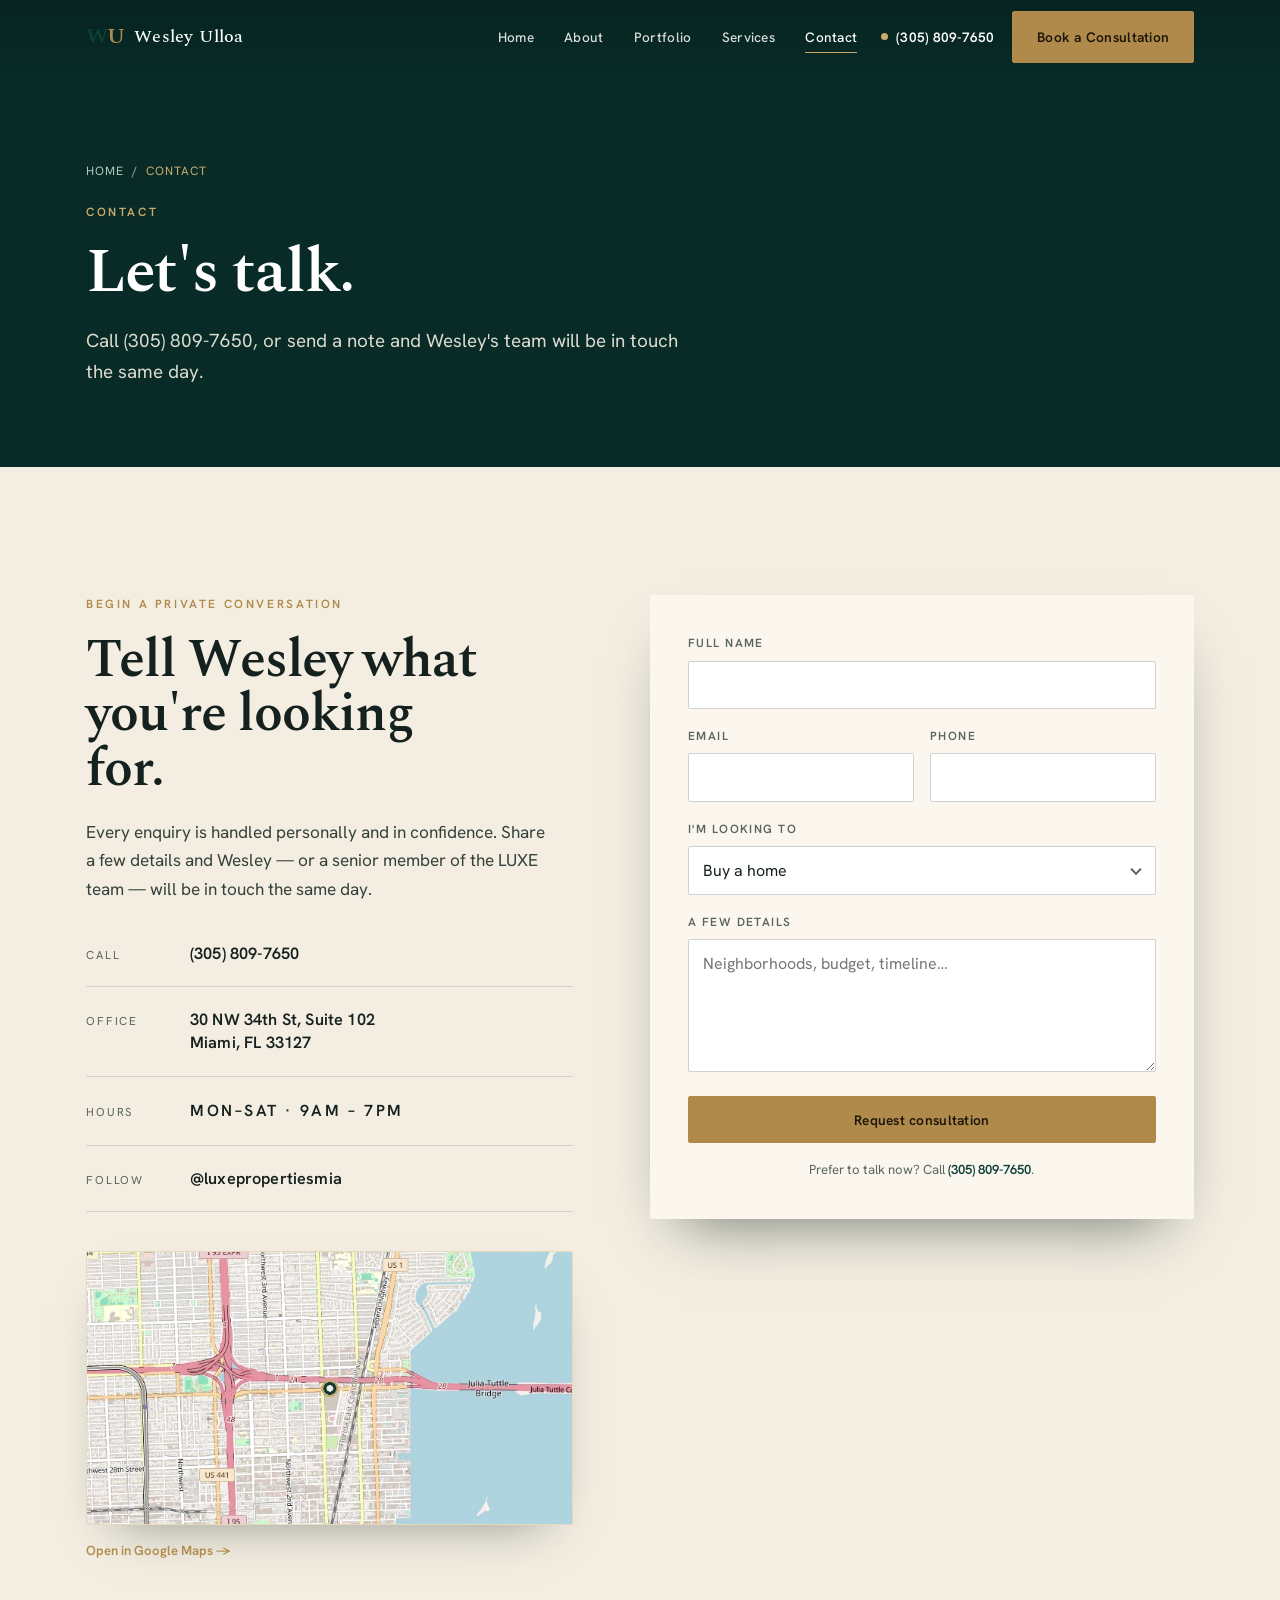
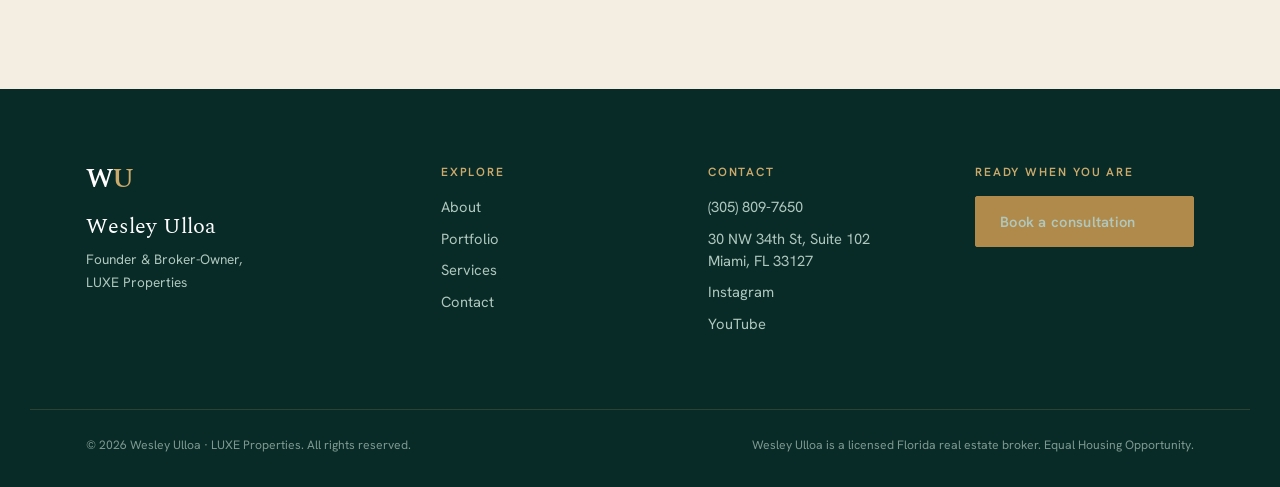
<file: contact.html>
<!DOCTYPE html>
<html lang="en">
<head>
<meta charset="UTF-8">
<meta name="viewport" content="width=device-width, initial-scale=1">
<title>Contact Wesley Ulloa — Miami Real Estate | LUXE Properties</title>
<meta name="description" content="Get in touch with Wesley Ulloa. Call (305) 809-7650 or request a private consultation. Office at 30 NW 34th St, Miami, FL 33127.">
<link rel="canonical" href="https://anmtal.github.io/Wesley-Ulloa-Realty/contact.html">
<meta name="theme-color" content="#0E403A">
<meta property="og:type" content="website">
<meta property="og:title" content="Contact Wesley Ulloa — Miami Real Estate | LUXE Properties">
<meta property="og:description" content="Get in touch with Wesley Ulloa. Call (305) 809-7650 or request a private consultation. Office at 30 NW 34th St, Miami, FL 33127.">
<meta property="og:url" content="https://anmtal.github.io/Wesley-Ulloa-Realty/contact.html">
<meta property="og:image" content="https://anmtal.github.io/Wesley-Ulloa-Realty/assets/hero-miami.jpg">
<meta name="twitter:card" content="summary_large_image">
<meta name="twitter:title" content="Contact Wesley Ulloa — Miami Real Estate | LUXE Properties">
<meta name="twitter:description" content="Get in touch with Wesley Ulloa. Call (305) 809-7650 or request a private consultation. Office at 30 NW 34th St, Miami, FL 33127.">
<link rel="icon" href="assets/favicon.svg" type="image/svg+xml">
<link rel="preconnect" href="https://fonts.googleapis.com">
<link rel="preconnect" href="https://fonts.gstatic.com" crossorigin>
<link href="https://fonts.googleapis.com/css2?family=Spectral:ital,wght@0,400;0,500;0,600;0,700;1,400;1,600&family=Hanken+Grotesk:wght@400;500;600;700&display=swap" rel="stylesheet">
<link rel="stylesheet" href="css/style.css">
</head>
<body>
<a class="skip-link" href="#main">Skip to content</a>
<header class="site-header" id="siteHeader">
  <div class="wrap header-inner">
    <a href="index.html" class="brand" aria-label="Wesley Ulloa — home">
      <span class="brand-mark" aria-hidden="true">W<span>U</span></span>
      <span class="brand-name">Wesley&nbsp;Ulloa</span>
    </a>
    <nav class="nav" aria-label="Primary">
      <a href="index.html">Home</a>
      <a href="about.html">About</a>
      <a href="portfolio.html">Portfolio</a>
      <a href="services.html">Services</a>
      <a href="contact.html" aria-current="page">Contact</a>
    </nav>
    <div class="header-cta">
      <a href="tel:+13058097650" class="header-phone" aria-label="Call Wesley Ulloa"><span class="dot" aria-hidden="true"></span>(305)&nbsp;809-7650</a>
      <a href="contact.html" class="btn btn-brass">Book a Consultation</a>
    </div>
    <button class="nav-toggle" id="navToggle" aria-label="Open menu" aria-expanded="false" aria-controls="mobileNav"><span></span><span></span><span></span></button>
  </div>
</header>
<div class="mobile-nav" id="mobileNav" hidden>
  <nav aria-label="Mobile">
    <a href="index.html">Home</a>
    <a href="about.html">About</a>
    <a href="portfolio.html">Portfolio</a>
    <a href="services.html">Services</a>
    <a href="contact.html">Contact</a>
  </nav>
  <a href="tel:+13058097650" class="btn btn-ghost-teal">Call (305) 809-7650</a>
</div>

<main id="main">
<section class="page-hero">
  <div class="wrap">
    <nav class="breadcrumb reveal" aria-label="Breadcrumb"><a href="index.html">Home</a> / <span>Contact</span></nav>
    <p class="kicker reveal">Contact</p>
    <h1 class="reveal">Let's talk.</h1>
    <p class="page-lede reveal">Call (305) 809-7650, or send a note and Wesley's team will be in touch the same day.</p>
  </div>
</section>
<style>
#main .contact.section--bone .kicker{color:var(--brass)}
#main .contact.section--bone .contact-facts span{color:var(--muted)}
#main .contact.section--bone .contact-facts a,#main .contact.section--bone .contact-facts address{color:var(--ink)}
#main .contact.section--bone .contact-facts li{border-bottom-color:rgba(21,33,30,.14)}
</style>
<section class="contact section--bone" style="color:var(--ink)">
  <div class="wrap contact-page-grid">
    <div class="contact-copy" style="color:var(--ink)">
      <p class="kicker reveal">Begin a private conversation</p>
      <h2 class="reveal" style="color:var(--ink)">Tell Wesley what you're looking for.</h2>
      <p class="reveal" style="color:#33403b">Every enquiry is handled personally and in confidence. Share a few details and Wesley — or a senior member of the LUXE team — will be in touch the same day.</p>
      <ul class="contact-facts reveal" style="--_x:0">
        <li><span>Call</span><a href="tel:+13058097650">(305) 809-7650</a></li>
        <li><span>Office</span><address>30 NW 34th St, Suite 102<br>Miami, FL 33127</address></li>
        <li><span>Hours</span><span style="font-family:var(--sans);font-weight:600;font-size:1rem;color:var(--ink)">Mon–Sat · 9am – 7pm</span></li>
        <li><span>Follow</span><a href="https://www.instagram.com/luxepropertiesmia/" target="_blank" rel="noopener">@luxepropertiesmia</a></li>
      </ul>
      <a class="map-embed reveal" href="https://www.google.com/maps/search/?api=1&amp;query=30+NW+34th+St+Miami+FL+33127" target="_blank" rel="noopener" aria-label="Open the LUXE Properties office in Google Maps"><img src="assets/map.jpg" alt="Map showing the LUXE Properties office in Wynwood, Miami" loading="lazy"></a>
      <p class="map-link reveal"><a href="https://www.google.com/maps/search/?api=1&amp;query=30+NW+34th+St+Miami+FL+33127" target="_blank" rel="noopener">Open in Google Maps &rarr;</a></p>
    </div>
    <form class="contact-form reveal" id="leadForm" novalidate>
      <div class="field"><label for="name">Full name</label><input id="name" name="name" type="text" autocomplete="name" required></div>
      <div class="field-row">
        <div class="field"><label for="email">Email</label><input id="email" name="email" type="email" autocomplete="email" required></div>
        <div class="field"><label for="phone">Phone</label><input id="phone" name="phone" type="tel" autocomplete="tel"></div>
      </div>
      <div class="field"><label for="intent">I'm looking to</label><div class="select-wrap"><select id="intent" name="intent"><option>Buy a home</option><option>Sell a home</option><option>Invest / pre-construction</option><option>Relocate to Miami</option></select></div></div>
      <div class="field"><label for="message">A few details</label><textarea id="message" name="message" rows="5" placeholder="Neighborhoods, budget, timeline…"></textarea></div>
      <button type="submit" class="btn btn-brass btn-block">Request consultation</button>
      <p class="form-note" id="formNote" role="status" aria-live="polite">Prefer to talk now? Call <a href="tel:+13058097650">(305) 809-7650</a>.</p>
    </form>
  </div>
</section>
</main>

<footer class="site-footer">
  <div class="wrap footer-grid">
    <div class="footer-brand">
      <span class="brand-mark" aria-hidden="true">W<span>U</span></span>
      <p class="footer-name">Wesley Ulloa</p>
      <p class="footer-role">Founder &amp; Broker-Owner, LUXE Properties</p>
    </div>
    <div class="footer-col">
      <h3>Explore</h3>
      <a href="about.html">About</a>
      <a href="portfolio.html">Portfolio</a>
      <a href="services.html">Services</a>
      <a href="contact.html">Contact</a>
    </div>
    <div class="footer-col">
      <h3>Contact</h3>
      <a href="tel:+13058097650">(305) 809-7650</a>
      <address>30 NW 34th St, Suite 102<br>Miami, FL 33127</address>
      <a href="https://www.instagram.com/luxepropertiesmia/" target="_blank" rel="noopener">Instagram</a>
      <a href="https://www.youtube.com/@LUXEProperties" target="_blank" rel="noopener">YouTube</a>
    </div>
    <div class="footer-col footer-cta">
      <h3>Ready when you are</h3>
      <a href="contact.html" class="btn btn-brass">Book a consultation</a>
    </div>
  </div>
  <div class="wrap footer-legal">
    <p>© 2026 Wesley Ulloa · LUXE Properties. All rights reserved.</p>
    <p>Wesley Ulloa is a licensed Florida real estate broker. Equal Housing Opportunity.</p>
  </div>
</footer>
<script type="application/ld+json">
{
  "@context": "https://schema.org",
  "@type": "RealEstateAgent",
  "name": "Wesley Ulloa",
  "jobTitle": "Founder & Broker-Owner, LUXE Properties",
  "image": "https://anmtal.github.io/Wesley-Ulloa-Realty/assets/potrait.webp",
  "url": "https://anmtal.github.io/Wesley-Ulloa-Realty/",
  "telephone": "+1-305-809-7650",
  "areaServed": "Miami-Dade County, Florida",
  "address": {"@type": "PostalAddress","streetAddress": "30 NW 34th St, Suite 102","addressLocality": "Miami","addressRegion": "FL","postalCode": "33127","addressCountry": "US"},
  "worksFor": {"@type": "RealEstateOrganization","name": "LUXE Properties"},
  "sameAs": ["https://www.instagram.com/luxepropertiesmia/","https://www.youtube.com/@LUXEProperties","https://www.zillow.com/profile/WesleyUlloaLUXE"],
  "aggregateRating": {"@type": "AggregateRating","ratingValue": "5.0","reviewCount": "788","bestRating": "5"}
}
</script><script type="application/ld+json">
{"@context":"https://schema.org","@type":"BreadcrumbList","itemListElement":[
{"@type":"ListItem","position":1,"name":"Home","item":"https://anmtal.github.io/Wesley-Ulloa-Realty/"},
{"@type":"ListItem","position":2,"name":"Contact","item":"https://anmtal.github.io/Wesley-Ulloa-Realty/contact.html"}]}
</script>
<script src="js/main.js" defer></script>
</body>
</html>
</file>
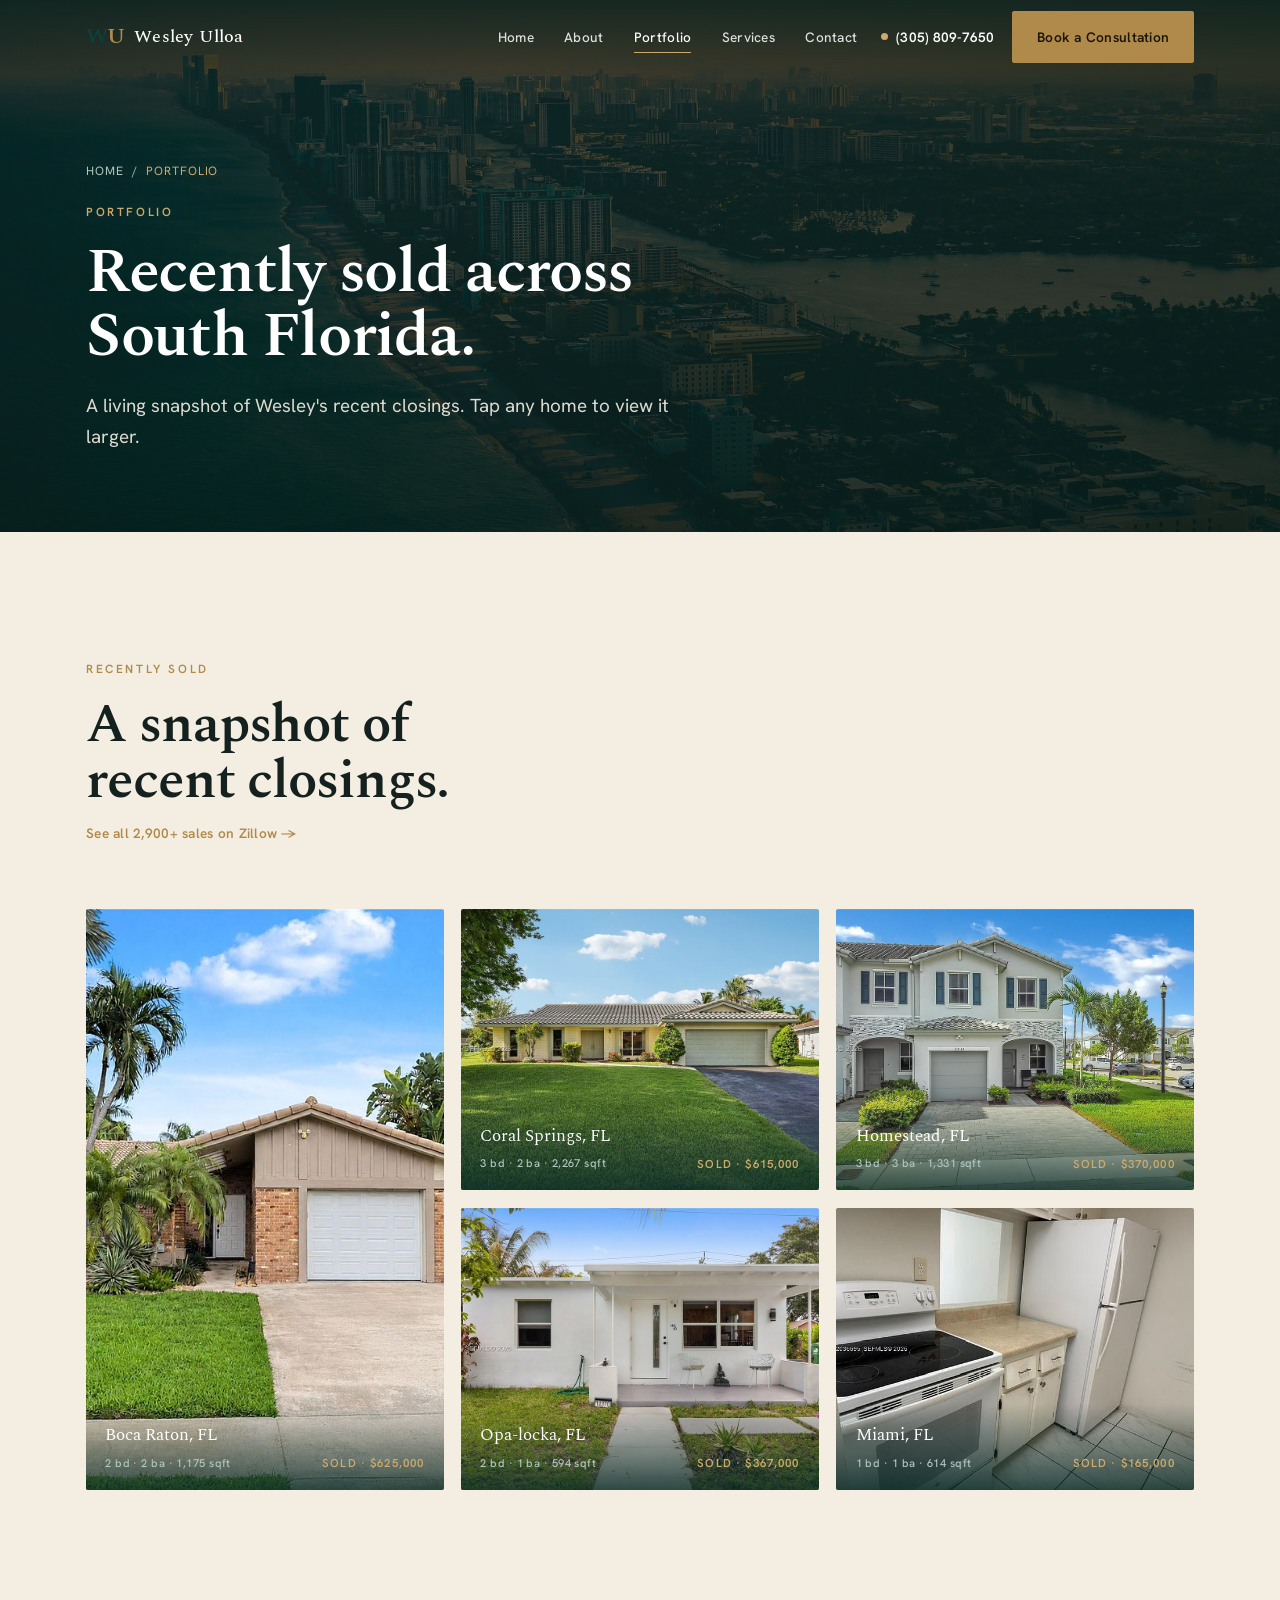
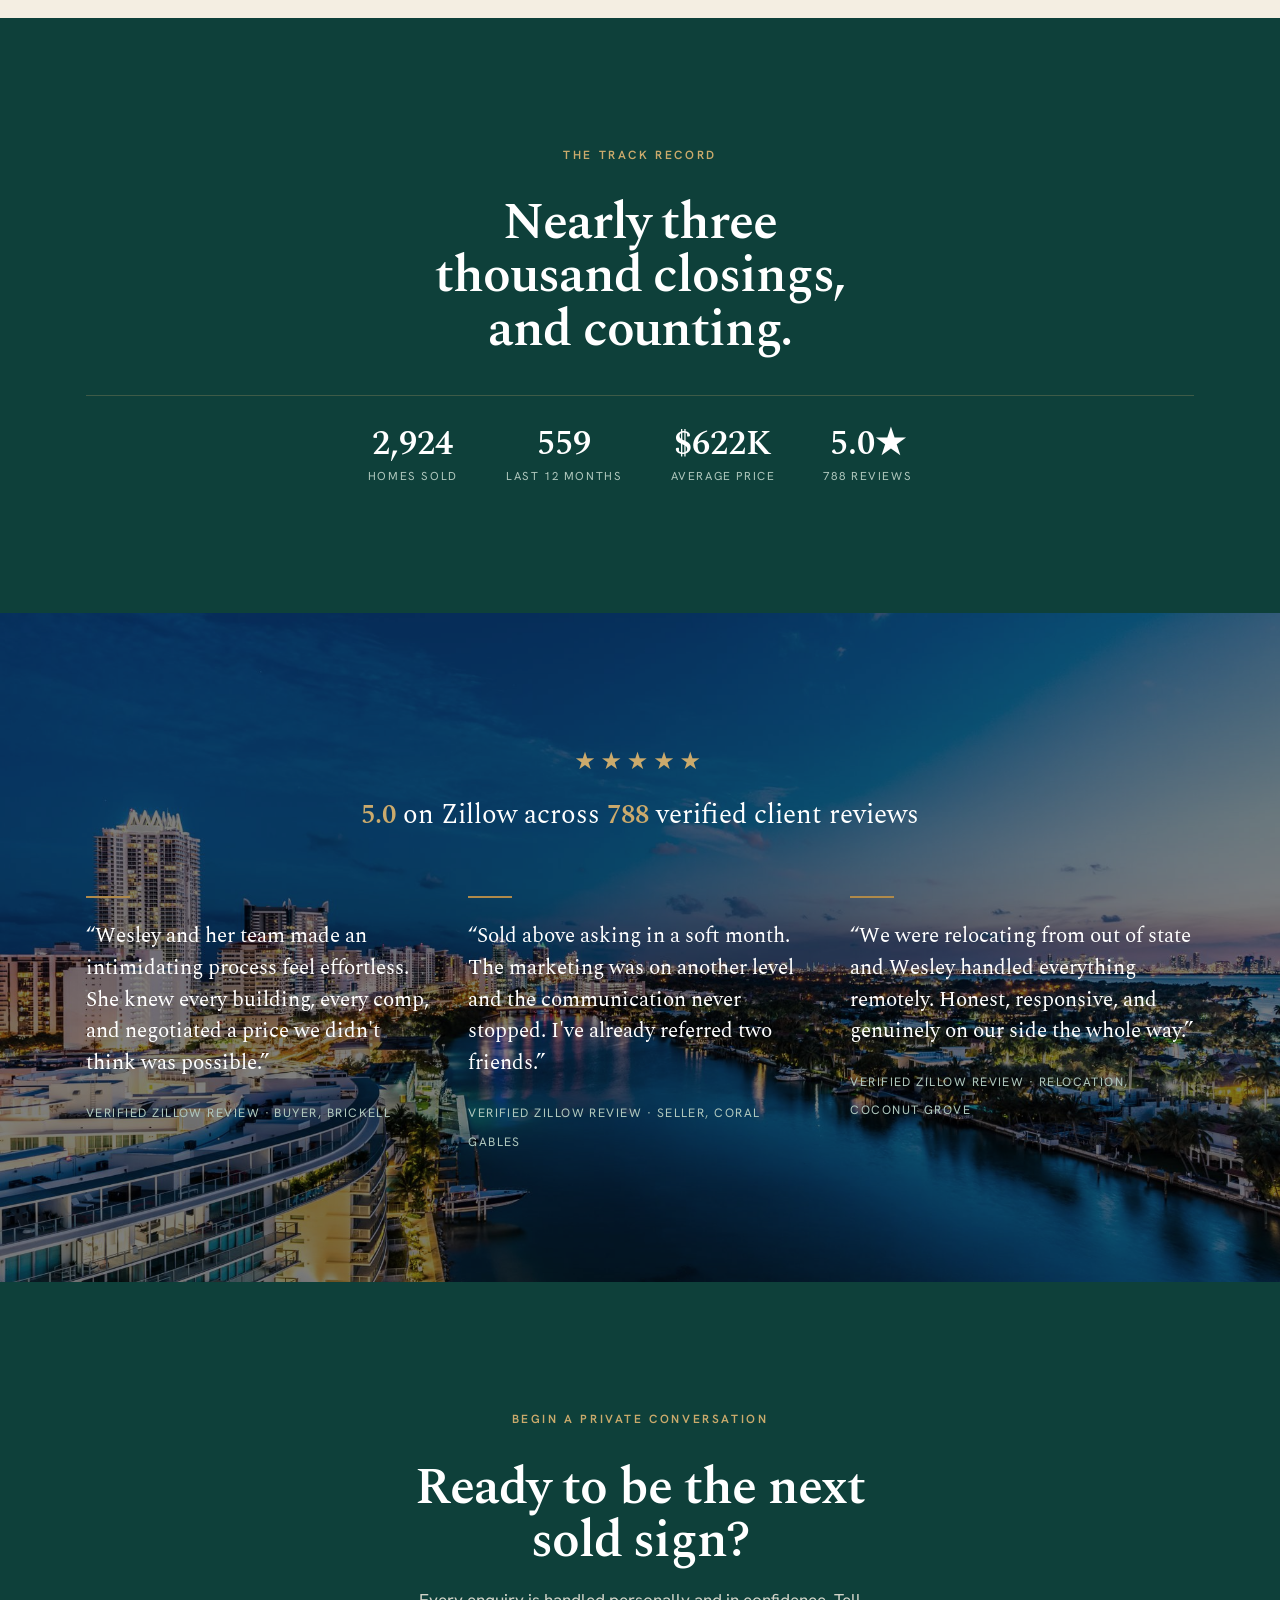
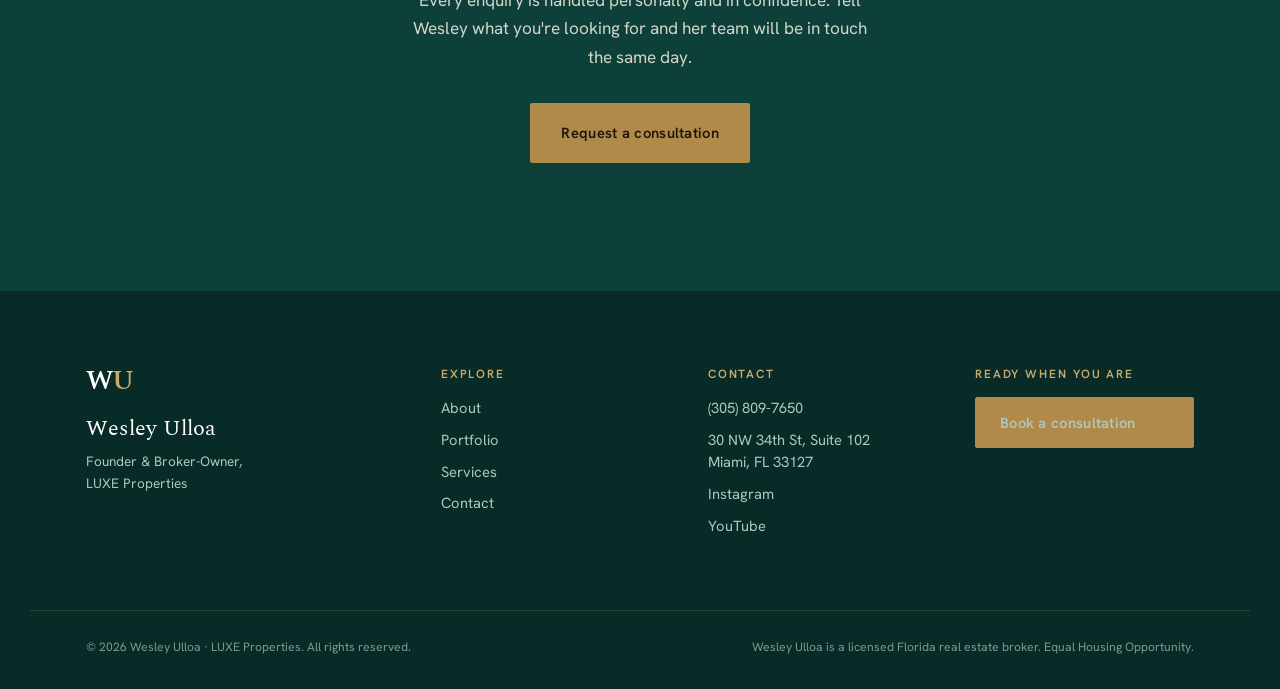
<file: portfolio.html>
<!DOCTYPE html>
<html lang="en">
<head>
<meta charset="UTF-8">
<meta name="viewport" content="width=device-width, initial-scale=1">
<title>Recently Sold — Wesley Ulloa | Miami Real Estate Portfolio</title>
<meta name="description" content="A snapshot of Wesley Ulloa's recent closings across South Florida. 2,900+ homes sold with a 5.0 rating across 788 reviews.">
<link rel="canonical" href="https://anmtal.github.io/Wesley-Ulloa-Realty/portfolio.html">
<meta name="theme-color" content="#0E403A">
<meta property="og:type" content="website">
<meta property="og:title" content="Recently Sold — Wesley Ulloa | Miami Real Estate Portfolio">
<meta property="og:description" content="A snapshot of Wesley Ulloa's recent closings across South Florida. 2,900+ homes sold with a 5.0 rating across 788 reviews.">
<meta property="og:url" content="https://anmtal.github.io/Wesley-Ulloa-Realty/portfolio.html">
<meta property="og:image" content="https://anmtal.github.io/Wesley-Ulloa-Realty/assets/hero-miami.jpg">
<meta name="twitter:card" content="summary_large_image">
<meta name="twitter:title" content="Recently Sold — Wesley Ulloa | Miami Real Estate Portfolio">
<meta name="twitter:description" content="A snapshot of Wesley Ulloa's recent closings across South Florida. 2,900+ homes sold with a 5.0 rating across 788 reviews.">
<link rel="icon" href="assets/favicon.svg" type="image/svg+xml">
<link rel="preconnect" href="https://fonts.googleapis.com">
<link rel="preconnect" href="https://fonts.gstatic.com" crossorigin>
<link href="https://fonts.googleapis.com/css2?family=Spectral:ital,wght@0,400;0,500;0,600;0,700;1,400;1,600&family=Hanken+Grotesk:wght@400;500;600;700&display=swap" rel="stylesheet">
<link rel="stylesheet" href="css/style.css">
</head>
<body>
<a class="skip-link" href="#main">Skip to content</a>
<header class="site-header" id="siteHeader">
  <div class="wrap header-inner">
    <a href="index.html" class="brand" aria-label="Wesley Ulloa — home">
      <span class="brand-mark" aria-hidden="true">W<span>U</span></span>
      <span class="brand-name">Wesley&nbsp;Ulloa</span>
    </a>
    <nav class="nav" aria-label="Primary">
      <a href="index.html">Home</a>
      <a href="about.html">About</a>
      <a href="portfolio.html" aria-current="page">Portfolio</a>
      <a href="services.html">Services</a>
      <a href="contact.html">Contact</a>
    </nav>
    <div class="header-cta">
      <a href="tel:+13058097650" class="header-phone" aria-label="Call Wesley Ulloa"><span class="dot" aria-hidden="true"></span>(305)&nbsp;809-7650</a>
      <a href="contact.html" class="btn btn-brass">Book a Consultation</a>
    </div>
    <button class="nav-toggle" id="navToggle" aria-label="Open menu" aria-expanded="false" aria-controls="mobileNav"><span></span><span></span><span></span></button>
  </div>
</header>
<div class="mobile-nav" id="mobileNav" hidden>
  <nav aria-label="Mobile">
    <a href="index.html">Home</a>
    <a href="about.html">About</a>
    <a href="portfolio.html">Portfolio</a>
    <a href="services.html">Services</a>
    <a href="contact.html">Contact</a>
  </nav>
  <a href="tel:+13058097650" class="btn btn-ghost-teal">Call (305) 809-7650</a>
</div>

<main id="main">
<section class="page-hero page-hero--img">
  <div class="page-hero-media"><img src="assets/hero-miami.jpg" alt=""></div>
  <div class="wrap">
    <nav class="breadcrumb reveal" aria-label="Breadcrumb"><a href="index.html">Home</a> / <span>Portfolio</span></nav>
    <p class="kicker reveal">Portfolio</p>
    <h1 class="reveal">Recently sold across South Florida.</h1>
    <p class="page-lede reveal">A living snapshot of Wesley's recent closings. Tap any home to view it larger.</p>
  </div>
</section>
<section class="portfolio section--bone" id="portfolio">
  <div class="wrap">
    <header class="section-head reveal"><p class="kicker">Recently sold</p><h2>A snapshot of recent closings.</h2><p class="section-note"><a href="https://www.zillow.com/profile/WesleyUlloaLUXE" target="_blank" rel="noopener">See all 2,900+ sales on Zillow &rarr;</a></p></header>
    <div class="port-grid">
      <button type="button" class="port-item is-clickable port-tall reveal" data-full="assets/sold-1.jpg" data-place="Boca Raton, FL" data-meta="Sold · $625,000 · 2 bd · 2 ba · 1,175 sqft" aria-label="View Boca Raton, FL, sold $625,000">
        <img src="assets/sold-1.jpg" alt="Boca Raton, FL home sold by Wesley Ulloa" loading="lazy">
        <span class="zoom-hint" aria-hidden="true">⤢</span>
        <figcaption><span>Boca Raton, FL<small>2 bd · 2 ba · 1,175 sqft</small></span><span class="port-meta">Sold · $625,000</span></figcaption>
      </button>
      <button type="button" class="port-item is-clickable reveal" data-full="assets/sold-2.jpg" data-place="Coral Springs, FL" data-meta="Sold · $615,000 · 3 bd · 2 ba · 2,267 sqft" aria-label="View Coral Springs, FL, sold $615,000">
        <img src="assets/sold-2.jpg" alt="Coral Springs, FL home sold by Wesley Ulloa" loading="lazy">
        <span class="zoom-hint" aria-hidden="true">⤢</span>
        <figcaption><span>Coral Springs, FL<small>3 bd · 2 ba · 2,267 sqft</small></span><span class="port-meta">Sold · $615,000</span></figcaption>
      </button>
      <button type="button" class="port-item is-clickable reveal" data-full="assets/sold-3.jpg" data-place="Homestead, FL" data-meta="Sold · $370,000 · 3 bd · 3 ba · 1,331 sqft" aria-label="View Homestead, FL, sold $370,000">
        <img src="assets/sold-3.jpg" alt="Homestead, FL home sold by Wesley Ulloa" loading="lazy">
        <span class="zoom-hint" aria-hidden="true">⤢</span>
        <figcaption><span>Homestead, FL<small>3 bd · 3 ba · 1,331 sqft</small></span><span class="port-meta">Sold · $370,000</span></figcaption>
      </button>
      <button type="button" class="port-item is-clickable reveal" data-full="assets/sold-4.jpg" data-place="Opa-locka, FL" data-meta="Sold · $367,000 · 2 bd · 1 ba · 594 sqft" aria-label="View Opa-locka, FL, sold $367,000">
        <img src="assets/sold-4.jpg" alt="Opa-locka, FL home sold by Wesley Ulloa" loading="lazy">
        <span class="zoom-hint" aria-hidden="true">⤢</span>
        <figcaption><span>Opa-locka, FL<small>2 bd · 1 ba · 594 sqft</small></span><span class="port-meta">Sold · $367,000</span></figcaption>
      </button>
      <button type="button" class="port-item is-clickable reveal" data-full="assets/sold-5.jpg" data-place="Miami, FL" data-meta="Sold · $165,000 · 1 bd · 1 ba · 614 sqft" aria-label="View Miami, FL, sold $165,000">
        <img src="assets/sold-5.jpg" alt="Miami, FL home sold by Wesley Ulloa" loading="lazy">
        <span class="zoom-hint" aria-hidden="true">⤢</span>
        <figcaption><span>Miami, FL<small>1 bd · 1 ba · 614 sqft</small></span><span class="port-meta">Sold · $165,000</span></figcaption>
      </button>
    </div>
  </div>
</section>
<section class="section section--teal cta-band">
  <div class="wrap">
    <p class="kicker">The track record</p>
    <h2>Nearly three thousand closings, and counting.</h2>
    <div class="stat-inline">
      <div><strong>2,924</strong><span>Homes sold</span></div>
      <div><strong>559</strong><span>Last 12 months</span></div>
      <div><strong>$622K</strong><span>Average price</span></div>
      <div><strong>5.0★</strong><span>788 reviews</span></div>
    </div>
  </div>
</section>
<section class="reviews">
  <div class="reviews-media"><img src="assets/dusk-band.jpg" alt="Miami skyline reflected on the water at blue hour" loading="lazy"><div class="reviews-wash"></div></div>
  <div class="wrap reviews-inner">
    <header class="reviews-head reveal">
      <div class="stars" aria-hidden="true">★★★★★</div>
      <p class="reviews-score"><strong>5.0</strong> on Zillow across <strong>788</strong> verified client reviews</p>
    </header>
    <div class="quote-row">
      <blockquote class="quote reveal"><p>“Wesley and her team made an intimidating process feel effortless. She knew every building, every comp, and negotiated a price we didn't think was possible.”</p><cite>Verified Zillow review · Buyer, Brickell</cite></blockquote>
      <blockquote class="quote reveal"><p>“Sold above asking in a soft month. The marketing was on another level and the communication never stopped. I've already referred two friends.”</p><cite>Verified Zillow review · Seller, Coral Gables</cite></blockquote>
      <blockquote class="quote reveal"><p>“We were relocating from out of state and Wesley handled everything remotely. Honest, responsive, and genuinely on our side the whole way.”</p><cite>Verified Zillow review · Relocation, Coconut Grove</cite></blockquote>
    </div>
  </div>
</section>
<section class="section section--teal cta-band">
  <div class="wrap">
    <p class="kicker">Begin a private conversation</p>
    <h2>Ready to be the next sold sign?</h2>
    <p>Every enquiry is handled personally and in confidence. Tell Wesley what you're looking for and her team will be in touch the same day.</p>
    <a href="contact.html" class="btn btn-brass btn-lg">Request a consultation</a>
  </div>
</section>
</main>

<footer class="site-footer">
  <div class="wrap footer-grid">
    <div class="footer-brand">
      <span class="brand-mark" aria-hidden="true">W<span>U</span></span>
      <p class="footer-name">Wesley Ulloa</p>
      <p class="footer-role">Founder &amp; Broker-Owner, LUXE Properties</p>
    </div>
    <div class="footer-col">
      <h3>Explore</h3>
      <a href="about.html">About</a>
      <a href="portfolio.html">Portfolio</a>
      <a href="services.html">Services</a>
      <a href="contact.html">Contact</a>
    </div>
    <div class="footer-col">
      <h3>Contact</h3>
      <a href="tel:+13058097650">(305) 809-7650</a>
      <address>30 NW 34th St, Suite 102<br>Miami, FL 33127</address>
      <a href="https://www.instagram.com/luxepropertiesmia/" target="_blank" rel="noopener">Instagram</a>
      <a href="https://www.youtube.com/@LUXEProperties" target="_blank" rel="noopener">YouTube</a>
    </div>
    <div class="footer-col footer-cta">
      <h3>Ready when you are</h3>
      <a href="contact.html" class="btn btn-brass">Book a consultation</a>
    </div>
  </div>
  <div class="wrap footer-legal">
    <p>© 2026 Wesley Ulloa · LUXE Properties. All rights reserved.</p>
    <p>Wesley Ulloa is a licensed Florida real estate broker. Equal Housing Opportunity.</p>
  </div>
</footer>
<script type="application/ld+json">
{"@context":"https://schema.org","@type":"BreadcrumbList","itemListElement":[
{"@type":"ListItem","position":1,"name":"Home","item":"https://anmtal.github.io/Wesley-Ulloa-Realty/"},
{"@type":"ListItem","position":2,"name":"Portfolio","item":"https://anmtal.github.io/Wesley-Ulloa-Realty/portfolio.html"}]}
</script>
<script src="js/main.js" defer></script>
</body>
</html>
</file>
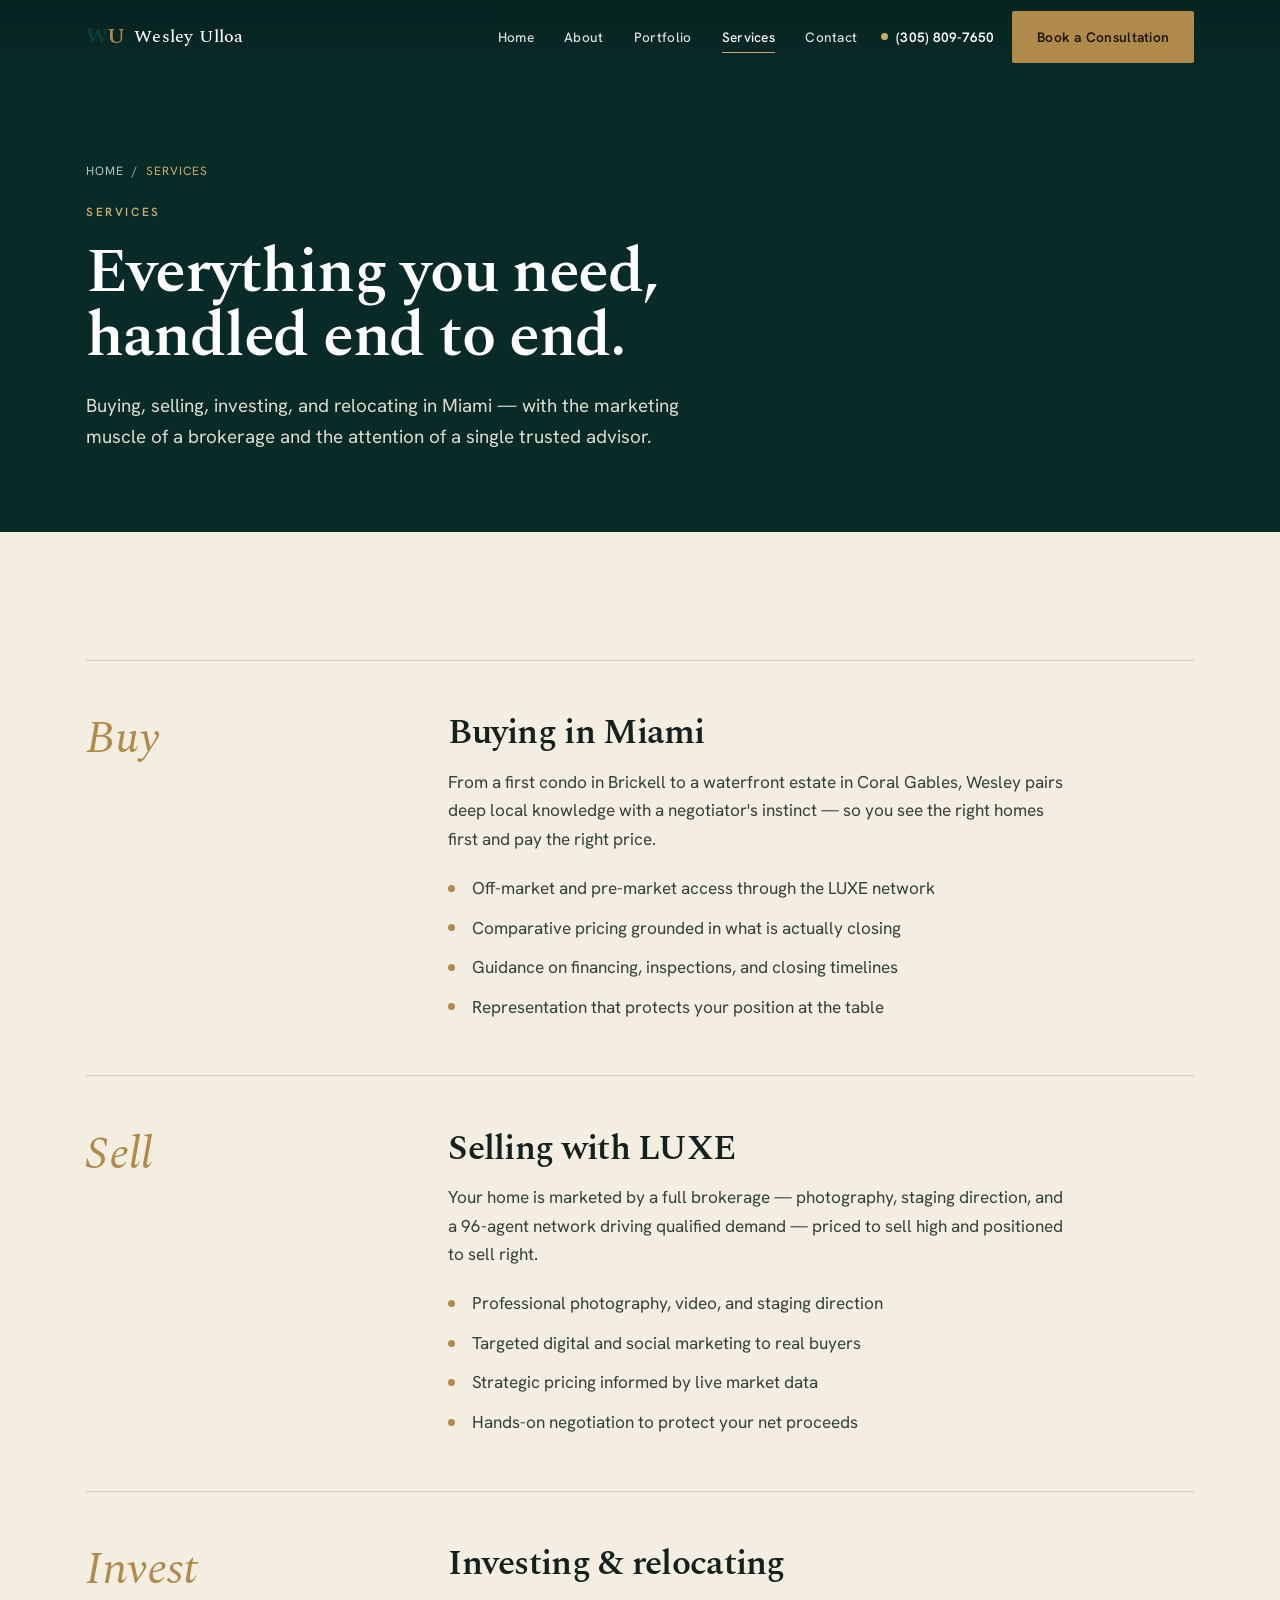
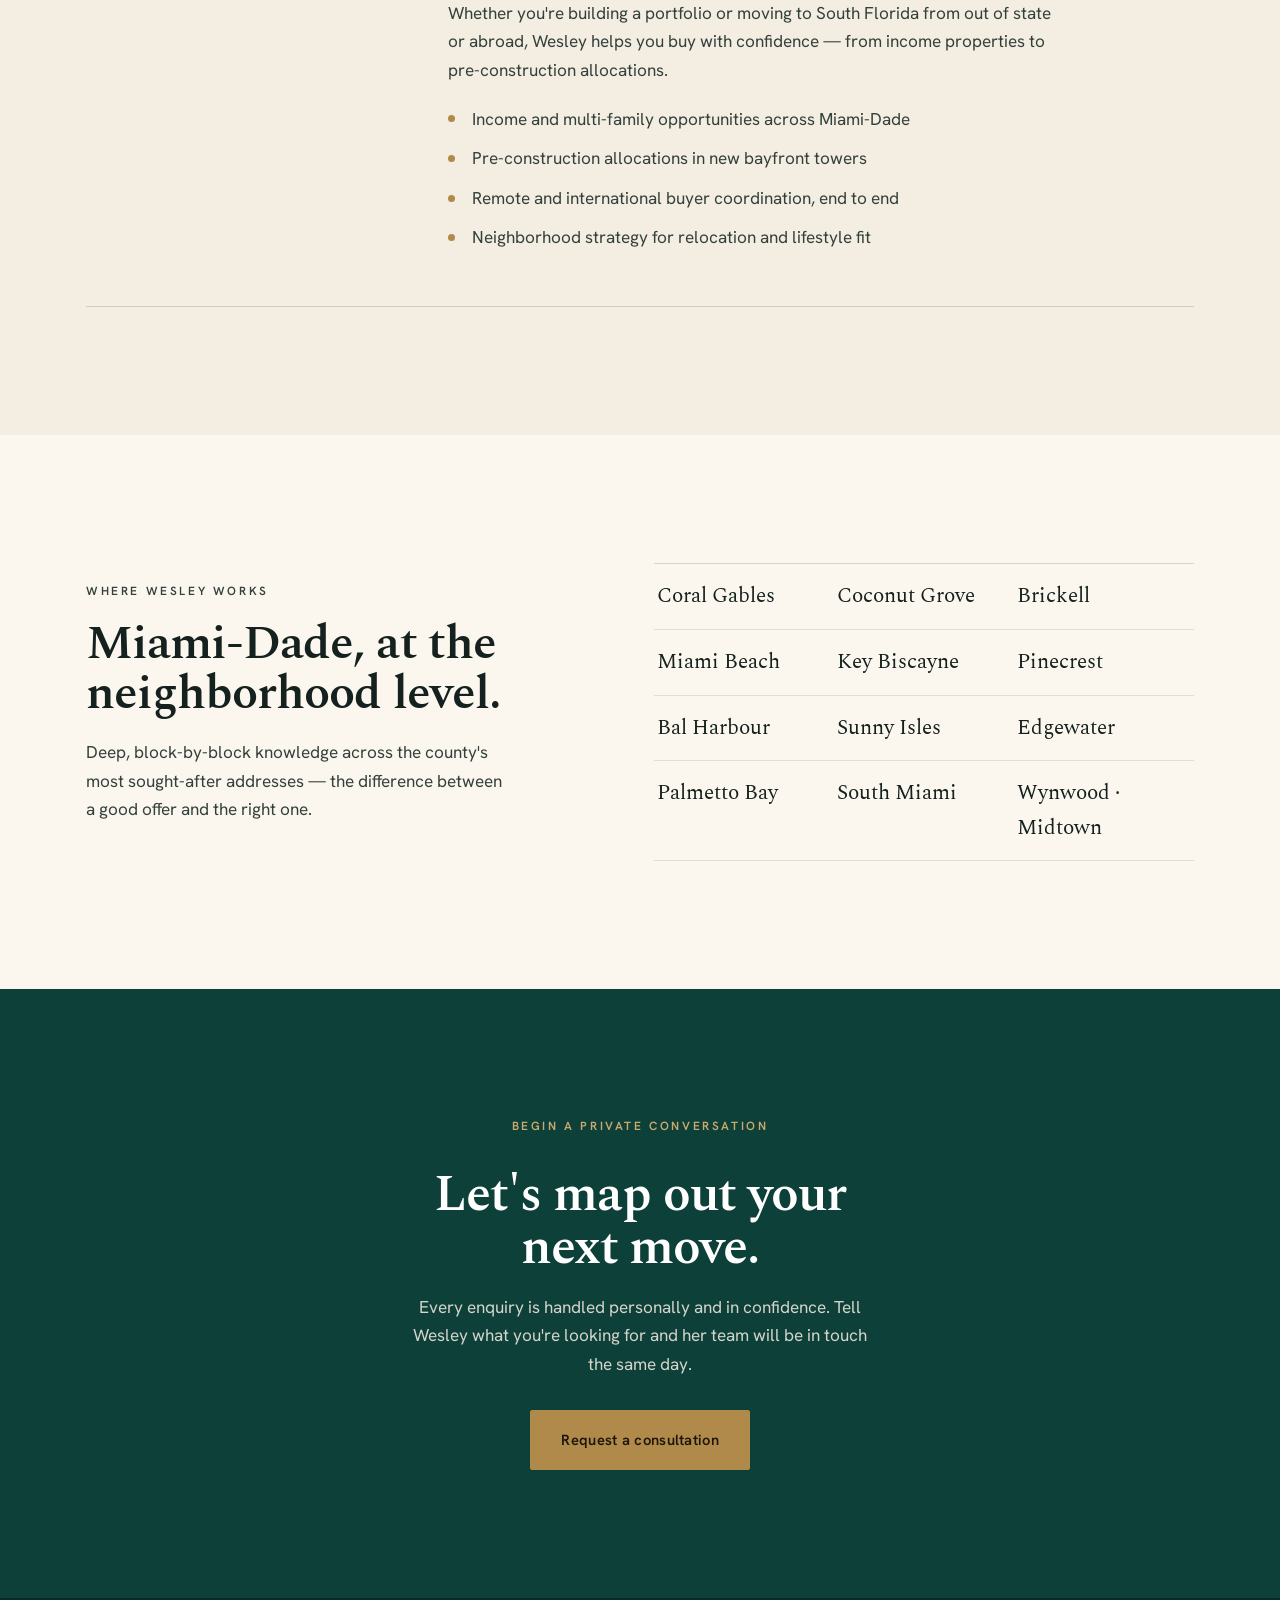
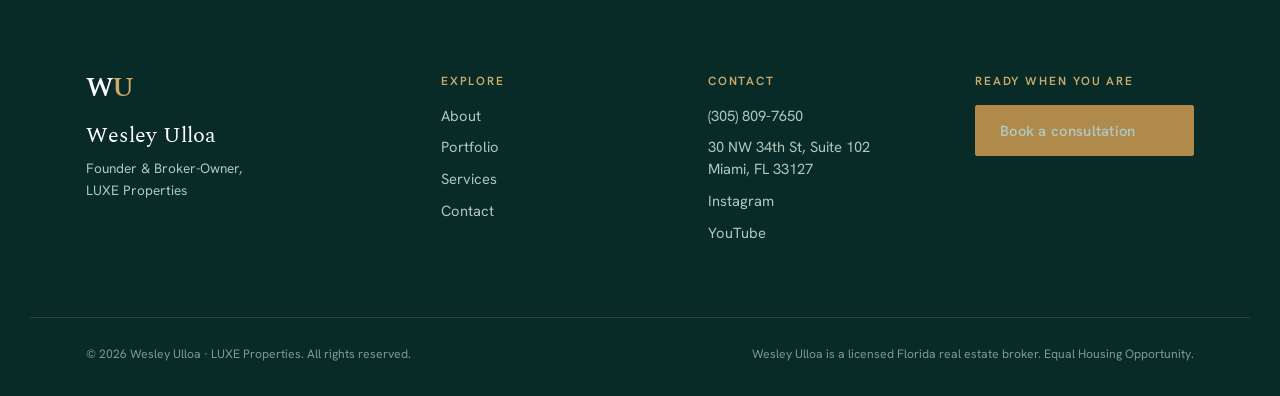
<file: services.html>
<!DOCTYPE html>
<html lang="en">
<head>
<meta charset="UTF-8">
<meta name="viewport" content="width=device-width, initial-scale=1">
<title>Services — Buying, Selling & Investing in Miami | Wesley Ulloa</title>
<meta name="description" content="How Wesley Ulloa and the LUXE team help you buy, sell, and invest in Miami real estate — from first homes to bayfront estates.">
<link rel="canonical" href="https://anmtal.github.io/Wesley-Ulloa-Realty/services.html">
<meta name="theme-color" content="#0E403A">
<meta property="og:type" content="website">
<meta property="og:title" content="Services — Buying, Selling & Investing in Miami | Wesley Ulloa">
<meta property="og:description" content="How Wesley Ulloa and the LUXE team help you buy, sell, and invest in Miami real estate — from first homes to bayfront estates.">
<meta property="og:url" content="https://anmtal.github.io/Wesley-Ulloa-Realty/services.html">
<meta property="og:image" content="https://anmtal.github.io/Wesley-Ulloa-Realty/assets/hero-miami.jpg">
<meta name="twitter:card" content="summary_large_image">
<meta name="twitter:title" content="Services — Buying, Selling & Investing in Miami | Wesley Ulloa">
<meta name="twitter:description" content="How Wesley Ulloa and the LUXE team help you buy, sell, and invest in Miami real estate — from first homes to bayfront estates.">
<link rel="icon" href="assets/favicon.svg" type="image/svg+xml">
<link rel="preconnect" href="https://fonts.googleapis.com">
<link rel="preconnect" href="https://fonts.gstatic.com" crossorigin>
<link href="https://fonts.googleapis.com/css2?family=Spectral:ital,wght@0,400;0,500;0,600;0,700;1,400;1,600&family=Hanken+Grotesk:wght@400;500;600;700&display=swap" rel="stylesheet">
<link rel="stylesheet" href="css/style.css">
</head>
<body>
<a class="skip-link" href="#main">Skip to content</a>
<header class="site-header" id="siteHeader">
  <div class="wrap header-inner">
    <a href="index.html" class="brand" aria-label="Wesley Ulloa — home">
      <span class="brand-mark" aria-hidden="true">W<span>U</span></span>
      <span class="brand-name">Wesley&nbsp;Ulloa</span>
    </a>
    <nav class="nav" aria-label="Primary">
      <a href="index.html">Home</a>
      <a href="about.html">About</a>
      <a href="portfolio.html">Portfolio</a>
      <a href="services.html" aria-current="page">Services</a>
      <a href="contact.html">Contact</a>
    </nav>
    <div class="header-cta">
      <a href="tel:+13058097650" class="header-phone" aria-label="Call Wesley Ulloa"><span class="dot" aria-hidden="true"></span>(305)&nbsp;809-7650</a>
      <a href="contact.html" class="btn btn-brass">Book a Consultation</a>
    </div>
    <button class="nav-toggle" id="navToggle" aria-label="Open menu" aria-expanded="false" aria-controls="mobileNav"><span></span><span></span><span></span></button>
  </div>
</header>
<div class="mobile-nav" id="mobileNav" hidden>
  <nav aria-label="Mobile">
    <a href="index.html">Home</a>
    <a href="about.html">About</a>
    <a href="portfolio.html">Portfolio</a>
    <a href="services.html">Services</a>
    <a href="contact.html">Contact</a>
  </nav>
  <a href="tel:+13058097650" class="btn btn-ghost-teal">Call (305) 809-7650</a>
</div>

<main id="main">
<section class="page-hero">
  <div class="wrap">
    <nav class="breadcrumb reveal" aria-label="Breadcrumb"><a href="index.html">Home</a> / <span>Services</span></nav>
    <p class="kicker reveal">Services</p>
    <h1 class="reveal">Everything you need, handled end to end.</h1>
    <p class="page-lede reveal">Buying, selling, investing, and relocating in Miami — with the marketing muscle of a brokerage and the attention of a single trusted advisor.</p>
  </div>
</section>
<section class="section section--bone">
  <div class="wrap">
    <div class="service reveal">
      <div class="service-num">Buy</div>
      <div>
        <h2>Buying in Miami</h2>
        <p>From a first condo in Brickell to a waterfront estate in Coral Gables, Wesley pairs deep local knowledge with a negotiator's instinct — so you see the right homes first and pay the right price.</p>
        <ul>
          <li>Off-market and pre-market access through the LUXE network</li>
          <li>Comparative pricing grounded in what is actually closing</li>
          <li>Guidance on financing, inspections, and closing timelines</li>
          <li>Representation that protects your position at the table</li>
        </ul>
      </div>
    </div>
    <div class="service reveal">
      <div class="service-num">Sell</div>
      <div>
        <h2>Selling with LUXE</h2>
        <p>Your home is marketed by a full brokerage — photography, staging direction, and a 96-agent network driving qualified demand — priced to sell high and positioned to sell right.</p>
        <ul>
          <li>Professional photography, video, and staging direction</li>
          <li>Targeted digital and social marketing to real buyers</li>
          <li>Strategic pricing informed by live market data</li>
          <li>Hands-on negotiation to protect your net proceeds</li>
        </ul>
      </div>
    </div>
    <div class="service reveal">
      <div class="service-num">Invest</div>
      <div>
        <h2>Investing &amp; relocating</h2>
        <p>Whether you're building a portfolio or moving to South Florida from out of state or abroad, Wesley helps you buy with confidence — from income properties to pre-construction allocations.</p>
        <ul>
          <li>Income and multi-family opportunities across Miami-Dade</li>
          <li>Pre-construction allocations in new bayfront towers</li>
          <li>Remote and international buyer coordination, end to end</li>
          <li>Neighborhood strategy for relocation and lifestyle fit</li>
        </ul>
      </div>
    </div>
  </div>
</section>
<section class="areas section--ivory">
  <div class="wrap areas-grid">
    <div class="areas-intro">
      <p class="kicker reveal">Where Wesley works</p>
      <h2 class="reveal">Miami-Dade, at the neighborhood level.</h2>
      <p class="reveal">Deep, block-by-block knowledge across the county's most sought-after addresses — the difference between a good offer and the right one.</p>
    </div>
    <ul class="area-list reveal" aria-label="Neighborhoods served">
      <li>Coral Gables</li><li>Coconut Grove</li><li>Brickell</li><li>Miami Beach</li>
      <li>Key Biscayne</li><li>Pinecrest</li><li>Bal Harbour</li><li>Sunny Isles</li>
      <li>Edgewater</li><li>Palmetto Bay</li><li>South Miami</li><li>Wynwood · Midtown</li>
    </ul>
  </div>
</section>
<section class="section section--teal cta-band">
  <div class="wrap">
    <p class="kicker">Begin a private conversation</p>
    <h2>Let's map out your next move.</h2>
    <p>Every enquiry is handled personally and in confidence. Tell Wesley what you're looking for and her team will be in touch the same day.</p>
    <a href="contact.html" class="btn btn-brass btn-lg">Request a consultation</a>
  </div>
</section>
</main>

<footer class="site-footer">
  <div class="wrap footer-grid">
    <div class="footer-brand">
      <span class="brand-mark" aria-hidden="true">W<span>U</span></span>
      <p class="footer-name">Wesley Ulloa</p>
      <p class="footer-role">Founder &amp; Broker-Owner, LUXE Properties</p>
    </div>
    <div class="footer-col">
      <h3>Explore</h3>
      <a href="about.html">About</a>
      <a href="portfolio.html">Portfolio</a>
      <a href="services.html">Services</a>
      <a href="contact.html">Contact</a>
    </div>
    <div class="footer-col">
      <h3>Contact</h3>
      <a href="tel:+13058097650">(305) 809-7650</a>
      <address>30 NW 34th St, Suite 102<br>Miami, FL 33127</address>
      <a href="https://www.instagram.com/luxepropertiesmia/" target="_blank" rel="noopener">Instagram</a>
      <a href="https://www.youtube.com/@LUXEProperties" target="_blank" rel="noopener">YouTube</a>
    </div>
    <div class="footer-col footer-cta">
      <h3>Ready when you are</h3>
      <a href="contact.html" class="btn btn-brass">Book a consultation</a>
    </div>
  </div>
  <div class="wrap footer-legal">
    <p>© 2026 Wesley Ulloa · LUXE Properties. All rights reserved.</p>
    <p>Wesley Ulloa is a licensed Florida real estate broker. Equal Housing Opportunity.</p>
  </div>
</footer>
<script type="application/ld+json">
{"@context":"https://schema.org","@type":"BreadcrumbList","itemListElement":[
{"@type":"ListItem","position":1,"name":"Home","item":"https://anmtal.github.io/Wesley-Ulloa-Realty/"},
{"@type":"ListItem","position":2,"name":"Services","item":"https://anmtal.github.io/Wesley-Ulloa-Realty/services.html"}]}
</script>
<script src="js/main.js" defer></script>
</body>
</html>
</file>
<file: css/style.css>
/* =========================================================
   Wesley Ulloa — "Bayfront Atelier"
   Bay-teal drenched · bone reading · brass hairline · Bodoni Moda + Hanken Grotesk
   ========================================================= */

:root{
  --teal:#0E403A;      --teal-deep:#082B27;   --teal-800:#0B342F;
  --bone:#F4EEE2;      --ivory:#FBF7EF;       --paper:#FFFFFF;
  --brass:#B08A4A;     --brass-lt:#CBAA6C;
  --ink:#15211E;       --muted:#5A655F;
  --on-teal:#F4EEE2;   --on-teal-dim:#AFC7BD;

  --serif:"Spectral", Georgia, "Times New Roman", serif;
  --sans:"Hanken Grotesk", system-ui, -apple-system, Segoe UI, sans-serif;

  --ease-out:cubic-bezier(0.22,1,0.36,1);
  --ease-io:cubic-bezier(0.77,0,0.175,1);

  --wrap:1220px;
  --pad:clamp(1.25rem,5vw,3.5rem);
  --sec:clamp(4.5rem,10vw,9rem);
  --radius:2px;
}

*,*::before,*::after{box-sizing:border-box}
html{-webkit-text-size-adjust:100%;scroll-behavior:smooth;overflow-anchor:none}
@media (prefers-reduced-motion:reduce){html{scroll-behavior:auto}}
body{
  margin:0;background:var(--bone);color:var(--ink);
  font-family:var(--sans);font-size:clamp(1rem,0.96rem + 0.2vw,1.075rem);
  line-height:1.65;-webkit-font-smoothing:antialiased;text-rendering:optimizeLegibility;
}
img{max-width:100%;display:block}
a{color:inherit;text-decoration:none}
h1,h2,h3{margin:0;font-weight:600;letter-spacing:-0.02em;line-height:1.04}
p{margin:0 0 1.1em}
address{font-style:normal}
::selection{background:var(--brass);color:#fff}

.wrap{width:100%;max-width:var(--wrap);margin-inline:auto;padding-inline:var(--pad)}
.kicker{font-family:var(--sans);font-weight:600;font-size:.74rem;letter-spacing:.22em;
  text-transform:uppercase;color:var(--brass);margin:0 0 1.1rem}
.section-head{max-width:44ch;margin-bottom:clamp(2.5rem,5vw,4rem)}
.section-head h2{font-family:var(--serif);font-size:clamp(2rem,1.3rem + 2.6vw,3.4rem)}
.section-note{font-size:.85rem;color:var(--muted);margin-top:.8rem;letter-spacing:.01em}

.skip-link{position:fixed;left:.6rem;top:-3rem;z-index:200;background:var(--teal);color:#fff;
  padding:.6rem 1rem;border-radius:var(--radius);transition:top .2s var(--ease-out)}
.skip-link:focus{top:.6rem}

/* ---------- Buttons ---------- */
.btn{--b:var(--brass);display:inline-flex;align-items:center;justify-content:center;gap:.5rem;
  font-family:var(--sans);font-weight:600;font-size:.86rem;letter-spacing:.02em;
  padding:.85rem 1.5rem;border-radius:var(--radius);border:1px solid transparent;cursor:pointer;
  transition:transform .16s var(--ease-out),background .25s ease,color .25s ease,border-color .25s ease;
  will-change:transform}
.btn:active{transform:scale(.97)}
.btn-lg{padding:1.05rem 1.9rem;font-size:.92rem}
.btn-block{width:100%}
.btn-brass{background:var(--brass);color:#1c150a;border-color:var(--brass)}
.btn-ghost{background:transparent;color:var(--on-teal);border-color:rgba(244,238,226,.5)}
.btn-ghost-teal{background:transparent;color:var(--teal);border-color:rgba(14,64,58,.35)}
@media (hover:hover) and (pointer:fine){
  .btn-brass:hover{background:var(--brass-lt);border-color:var(--brass-lt)}
  .btn-ghost:hover{background:rgba(244,238,226,.12);border-color:var(--on-teal)}
  .btn-ghost-teal:hover{background:rgba(14,64,58,.06)}
}
:focus-visible{outline:2px solid var(--brass);outline-offset:3px;border-radius:1px}

/* ---------- Brand mark ---------- */
.brand-mark{font-family:var(--serif);font-weight:600;font-size:1.35rem;line-height:1;
  color:var(--teal);letter-spacing:-.03em}
.brand-mark span{color:var(--brass)}

/* ---------- Header ---------- */
.site-header{position:fixed;top:0;left:0;right:0;z-index:100;
  background:linear-gradient(180deg,rgba(6,32,29,.66) 0%,rgba(6,32,29,.28) 60%,rgba(6,32,29,0) 100%);
  transition:background .35s ease,box-shadow .35s ease,transform .4s var(--ease-out)}
.header-inner{display:flex;align-items:center;gap:1.5rem;height:74px}
.brand{display:flex;align-items:center;gap:.6rem}
.brand-name{font-family:var(--serif);font-size:1.12rem;font-weight:500;color:#fff;letter-spacing:.01em;
  transition:color .35s ease}
.nav{display:flex;gap:1.9rem;margin-left:auto}
.nav a{font-size:.85rem;font-weight:500;letter-spacing:.02em;color:rgba(255,255,255,.85);
  position:relative;padding:.3rem 0;transition:color .25s ease}
.nav a::after{content:"";position:absolute;left:0;right:100%;bottom:0;height:1px;background:var(--brass-lt);
  transition:right .3s var(--ease-out)}
@media (hover:hover){.nav a:hover{color:#fff}.nav a:hover::after{right:0}}
.header-cta{display:flex;align-items:center;gap:1.1rem}
.header-phone{display:inline-flex;align-items:center;gap:.5rem;font-weight:600;font-size:.85rem;
  color:#fff;letter-spacing:.01em}
.header-phone .dot{width:7px;height:7px;border-radius:50%;background:var(--brass-lt);
  box-shadow:0 0 0 0 rgba(203,170,108,.6);animation:pulse 2.6s var(--ease-out) infinite}
@keyframes pulse{0%{box-shadow:0 0 0 0 rgba(203,170,108,.55)}70%{box-shadow:0 0 0 8px rgba(203,170,108,0)}100%{box-shadow:0 0 0 0 rgba(203,170,108,0)}}

/* header solid state after scroll */
.site-header.solid{background:rgba(8,43,39,.92);backdrop-filter:blur(10px);
  box-shadow:0 1px 0 rgba(203,170,108,.18),0 10px 30px rgba(6,26,23,.28)}
.site-header.hide{transform:translateY(-100%)}

.nav-toggle{display:none;flex-direction:column;gap:5px;background:none;border:0;padding:.4rem;cursor:pointer}
.nav-toggle span{width:26px;height:2px;background:#fff;transition:transform .3s var(--ease-out),opacity .2s}

/* mobile drawer */
.mobile-nav{position:fixed;inset:74px 0 auto 0;z-index:95;background:var(--teal-deep);
  padding:1.5rem var(--pad) 2.2rem;display:flex;flex-direction:column;gap:.4rem;
  border-bottom:1px solid rgba(203,170,108,.2);
  transform:translateY(-12px);opacity:0;transition:transform .3s var(--ease-out),opacity .3s}
.mobile-nav:not([hidden]){transform:translateY(0);opacity:1}
.mobile-nav nav{display:flex;flex-direction:column}
.mobile-nav a{color:var(--on-teal);font-family:var(--serif);font-size:1.5rem;padding:.6rem 0;
  border-bottom:1px solid rgba(203,170,108,.12)}
.mobile-nav .btn{margin-top:1.1rem}

/* ---------- Hero ---------- */
.hero{position:relative;min-height:100svh;display:flex;align-items:flex-end;
  padding-block:clamp(7rem,14vh,10rem) clamp(3rem,7vh,5rem);overflow:hidden;isolation:isolate}
.hero-media{position:absolute;inset:0;z-index:-2}
.hero-media img{width:100%;height:100%;object-fit:cover;animation:kb 22s var(--ease-out) forwards}
@keyframes kb{from{transform:scale(1.12)}to{transform:scale(1)}}
.hero-wash{position:absolute;inset:0;z-index:-1;
  background:linear-gradient(180deg,rgba(7,38,34,.62) 0%,rgba(7,38,34,.34) 30%,rgba(7,38,34,.72) 74%,rgba(7,38,34,.95) 100%),
             linear-gradient(102deg,rgba(7,38,34,.78) 0%,rgba(7,38,34,.28) 46%,rgba(7,38,34,0) 78%)}
.hero-inner{position:relative}
.hero-eyebrow{font-size:.78rem;letter-spacing:.24em;text-transform:uppercase;color:#EAD6A6;
  font-weight:600;margin:0 0 1.4rem;text-shadow:0 1px 16px rgba(6,32,29,.7)}
.hero-title{font-family:var(--serif);color:#fff;font-weight:600;
  font-size:clamp(2.6rem,1.2rem + 6vw,6.4rem);line-height:.98;letter-spacing:-.025em;margin:0 0 1.6rem;
  text-shadow:0 2px 40px rgba(6,32,29,.4)}
.hero-title em{font-style:italic;color:var(--brass-lt)}
.reveal-line{display:block;overflow:hidden}
.reveal-line>span{display:block;transform:translateY(115%);transition:transform 1s var(--ease-out)}
.hero.in .reveal-line>span{transform:translateY(0)}
.hero.in .reveal-line:nth-child(2)>span{transition-delay:.12s}
.hero-lede{max-width:46ch;color:rgba(247,242,232,.95);font-size:clamp(1.02rem,0.98rem + .4vw,1.22rem);margin:0 0 2.1rem;text-shadow:0 1px 20px rgba(6,32,29,.55)}
.hero-actions{display:flex;flex-wrap:wrap;gap:.9rem;margin-bottom:3rem}
.hero-proof{list-style:none;margin:0;padding:2rem 0 0;display:flex;flex-wrap:wrap;gap:clamp(1.6rem,4vw,3.2rem);
  border-top:1px solid rgba(203,170,108,.28)}
.hero-proof li{display:flex;flex-direction:column;gap:.2rem}
.hero-proof strong{font-family:var(--serif);font-size:clamp(1.5rem,1.1rem + 1.4vw,2.1rem);color:#fff;font-weight:600;line-height:1}
.hero-proof span{font-size:.72rem;letter-spacing:.14em;text-transform:uppercase;color:var(--on-teal-dim)}

.scroll-cue{position:absolute;bottom:1.4rem;left:50%;transform:translateX(-50%);width:26px;height:42px;
  border:1px solid rgba(244,238,226,.4);border-radius:20px;display:none}
.scroll-cue span{position:absolute;top:8px;left:50%;width:3px;height:7px;border-radius:2px;background:var(--brass-lt);
  transform:translateX(-50%);animation:cue 1.8s var(--ease-out) infinite}
@keyframes cue{0%{opacity:0;transform:translate(-50%,0)}40%{opacity:1}100%{opacity:0;transform:translate(-50%,14px)}}
@media (min-width:900px){.scroll-cue{display:block}}

/* ---------- Stat ribbon (drenched teal) ---------- */
.ribbon{background:var(--teal-deep);color:var(--on-teal)}
.ribbon-inner{display:grid;grid-template-columns:repeat(5,1fr);
  padding-block:clamp(2.6rem,5vw,3.8rem)}
.ribbon-item{padding:.4rem clamp(1rem,2.5vw,2rem);position:relative;text-align:left}
.ribbon-item+.ribbon-item::before{content:"";position:absolute;left:0;top:12%;bottom:12%;width:1px;
  background:rgba(203,170,108,.32)}
.ribbon-item .num{display:block;font-family:var(--serif);font-weight:600;
  font-size:clamp(1.9rem,1.2rem + 2.2vw,3.1rem);line-height:1;color:#fff;letter-spacing:-.02em}
.ribbon-item .cap{display:block;margin-top:.7rem;font-size:.76rem;line-height:1.4;color:var(--on-teal-dim);
  letter-spacing:.04em}

/* ---------- About ---------- */
.about{background:var(--bone);padding-block:var(--sec)}
.about-grid{display:grid;grid-template-columns:0.9fr 1.1fr;gap:clamp(2.5rem,6vw,5.5rem);align-items:center}
.about-portrait{position:relative}
.about-portrait img{width:100%;aspect-ratio:4/5;object-fit:cover;border-radius:var(--radius);
  box-shadow:28px 30px 60px -30px rgba(8,43,39,.55)}
.about-portrait::after{content:"";position:absolute;inset:14px -14px -14px 14px;z-index:-1;
  border:1px solid var(--brass);border-radius:var(--radius)}
.portrait-tag{position:absolute;left:0;bottom:1.3rem;background:var(--teal);color:var(--on-teal);
  font-size:.74rem;letter-spacing:.14em;text-transform:uppercase;padding:.6rem 1.1rem;
  transform:translateX(-14px)}
.about-copy h2{font-family:var(--serif);font-size:clamp(1.9rem,1.2rem + 2.4vw,3.1rem);margin:0 0 1.4rem;max-width:20ch}
.about-copy p{max-width:60ch;color:#33403b}
.signature{font-family:var(--serif);font-style:italic;font-size:1.9rem;color:var(--teal);margin:1.4rem 0 1.6rem}
.about-credentials{display:flex;flex-wrap:wrap;gap:.6rem 1.4rem;padding-top:1.4rem;
  border-top:1px solid rgba(21,33,30,.14)}
.about-credentials span{font-size:.78rem;letter-spacing:.06em;color:var(--muted);position:relative;padding-left:1.1rem}
.about-credentials span::before{content:"";position:absolute;left:0;top:.5em;width:6px;height:6px;background:var(--brass);border-radius:50%}

/* ---------- Feature ---------- */
.feature{display:grid;grid-template-columns:1.15fr 1fr;align-items:stretch;background:var(--ivory)}
.feature-media{overflow:hidden;min-height:min(70vh,560px)}
.feature-media img{width:100%;height:100%;object-fit:cover}
.feature-copy{padding:var(--sec) clamp(1.5rem,5vw,4.5rem)}
.feature-copy h2{font-family:var(--serif);font-size:clamp(1.8rem,1.2rem + 2.2vw,2.9rem);margin:0 0 1.3rem;max-width:16ch}
.feature-copy p{max-width:48ch;color:#33403b}

/* ---------- Offerings ---------- */
.offerings{background:var(--bone);padding-block:var(--sec)}
.offer-list{display:grid;gap:0;border-top:1px solid rgba(21,33,30,.16)}
.offer{display:grid;grid-template-columns:minmax(180px,.4fr) 1fr;gap:clamp(1.5rem,5vw,4rem);
  padding:clamp(1.8rem,4vw,3rem) 0;border-bottom:1px solid rgba(21,33,30,.16);align-items:baseline}
.offer-index{font-family:var(--serif);font-style:italic;font-size:clamp(1.6rem,1rem + 2vw,2.6rem);color:var(--brass)}
.offer-body h3{font-family:var(--serif);font-size:clamp(1.3rem,1rem + 1vw,1.7rem);margin:0 0 .6rem}
.offer-body p{max-width:60ch;color:#33403b;margin:0}
@media (hover:hover){.offer{transition:background .3s ease;margin-inline:calc(-1*var(--pad));padding-inline:var(--pad)}
  .offer:hover{background:var(--ivory)}}

/* ---------- Portfolio ---------- */
.portfolio{background:var(--ivory);padding-block:var(--sec)}
.port-grid{display:grid;grid-template-columns:1fr;gap:1.1rem}
.port-item{position:relative;overflow:hidden;border-radius:var(--radius);background:var(--teal-deep);margin:0}
.port-item.is-clickable{display:block;width:100%;border:0;padding:0;font:inherit;color:inherit;text-align:left;cursor:pointer}
.port-item img{width:100%;height:100%;object-fit:cover;aspect-ratio:4/3;
  transition:transform .8s var(--ease-out)}
.port-item figcaption{position:absolute;left:0;right:0;bottom:0;display:flex;justify-content:space-between;
  align-items:flex-end;gap:.5rem;padding:1.1rem 1.2rem;color:#fff;
  background:linear-gradient(180deg,rgba(8,43,39,0),rgba(8,43,39,.82));
  font-family:var(--serif);font-size:1.05rem}
.port-item .port-meta{font-family:var(--sans);font-size:.72rem;letter-spacing:.1em;text-transform:uppercase;
  color:var(--brass-lt);font-weight:600;text-align:right;white-space:nowrap}
.port-item figcaption small{display:block;font-family:var(--sans);font-size:.7rem;letter-spacing:.04em;
  color:var(--on-teal-dim);font-weight:500;margin-top:.25rem;text-transform:none}
.section-note a{color:var(--brass);font-weight:600;letter-spacing:.02em}
@media (hover:hover){.section-note a:hover{color:var(--ink)}}
@media (hover:hover){.port-item:hover img{transform:scale(1.05)}}

/* ---------- Reviews / dusk band ---------- */
.reviews{position:relative;color:var(--on-teal);padding-block:var(--sec);isolation:isolate}
.reviews-media{position:absolute;inset:0;z-index:-2}
.reviews-media img{width:100%;height:100%;object-fit:cover;filter:brightness(.5) saturate(.85)}
.reviews-wash{position:absolute;inset:0;z-index:-1;
  background:radial-gradient(120% 90% at 50% 40%,rgba(6,32,29,.82),rgba(5,26,23,.95) 78%),
             linear-gradient(180deg,rgba(6,32,29,.80),rgba(5,26,23,.92))}
.reviews-head{text-align:center;margin-bottom:clamp(2.4rem,5vw,3.6rem)}
.stars{color:var(--brass-lt);font-size:1.5rem;letter-spacing:.2em}
.reviews-score{font-family:var(--serif);font-size:clamp(1.2rem,1rem + 1vw,1.7rem);margin:.8rem 0 0;color:#fff}
.reviews-score strong{color:var(--brass-lt);font-weight:600}
.quote-row{display:grid;grid-template-columns:repeat(3,1fr);gap:clamp(1.6rem,3vw,2.8rem)}
.quote{margin:0;padding:0}
.quote p{font-family:var(--serif);font-size:clamp(1.1rem,1rem + .5vw,1.32rem);line-height:1.5;color:#fff;
  margin:0 0 1.1rem}
.quote cite{font-style:normal;font-size:.76rem;letter-spacing:.12em;text-transform:uppercase;color:var(--on-teal-dim)}
.quote{position:relative;padding-top:1.6rem}
.quote::before{content:"";position:absolute;top:0;left:0;width:44px;height:2px;background:var(--brass)}

/* ---------- Areas ---------- */
.areas{background:var(--bone);padding-block:var(--sec)}
.areas-grid{display:grid;grid-template-columns:1fr 1.1fr;gap:clamp(2.5rem,6vw,5rem);align-items:center}
.areas-intro h2{font-family:var(--serif);font-size:clamp(1.9rem,1.2rem + 2.4vw,3rem);margin:0 0 1.2rem;max-width:16ch}
.areas-intro p{max-width:42ch;color:#33403b}
.area-list{list-style:none;margin:0;padding:0;display:grid;grid-template-columns:repeat(3,1fr);
  gap:0;border-top:1px solid rgba(21,33,30,.16)}
.area-list li{font-family:var(--serif);font-size:clamp(1.05rem,.9rem + .5vw,1.3rem);
  padding:.95rem .2rem;border-bottom:1px solid rgba(21,33,30,.12);color:var(--ink)}

/* ---------- Contact (drenched teal close) ---------- */
.contact{background:var(--teal);color:var(--on-teal);padding-block:var(--sec)}
.contact-grid{display:grid;grid-template-columns:1fr 1fr;gap:clamp(2.5rem,6vw,5rem);align-items:start}
.contact .kicker{color:var(--brass-lt)}
.contact-copy h2{font-family:var(--serif);font-size:clamp(2rem,1.3rem + 2.6vw,3.3rem);margin:0 0 1.3rem;max-width:14ch;color:#fff}
.contact-copy>p{max-width:46ch;color:rgba(244,238,226,.86)}
.contact-facts{list-style:none;margin:2.4rem 0 0;padding:0;display:grid;gap:1.3rem}
.contact-facts li{display:grid;grid-template-columns:5.5rem 1fr;gap:1rem;align-items:baseline;
  padding-bottom:1.3rem;border-bottom:1px solid rgba(203,170,108,.22)}
.contact-facts span{font-size:.72rem;letter-spacing:.16em;text-transform:uppercase;color:var(--brass-lt)}
.contact-facts a,.contact-facts address{font-family:var(--sans);font-weight:600;font-size:1.02rem;color:#fff;line-height:1.45;letter-spacing:.01em}
@media (hover:hover){.contact-facts a:hover{color:var(--brass-lt)}}

.contact-form{background:var(--ivory);color:var(--ink);border-radius:var(--radius);
  padding:clamp(1.6rem,3vw,2.4rem);box-shadow:0 30px 60px -30px rgba(6,26,23,.6)}
.field{display:flex;flex-direction:column;margin-bottom:1.1rem}
.field-row{display:grid;grid-template-columns:1fr 1fr;gap:1rem}
.field label{font-size:.74rem;letter-spacing:.12em;text-transform:uppercase;color:var(--muted);
  font-weight:600;margin-bottom:.45rem}
.field input,.field select,.field textarea{font-family:var(--sans);font-size:1rem;color:var(--ink);
  background:var(--paper);border:1px solid rgba(21,33,30,.2);border-radius:var(--radius);
  padding:.8rem .9rem;transition:border-color .2s ease,box-shadow .2s ease}
.field textarea{resize:vertical}
.field input:focus,.field select:focus,.field textarea:focus{outline:none;border-color:var(--brass);
  box-shadow:0 0 0 3px rgba(176,138,74,.16)}
.select-wrap{position:relative}
.select-wrap::after{content:"";position:absolute;right:1rem;top:50%;width:8px;height:8px;
  border-right:2px solid var(--muted);border-bottom:2px solid var(--muted);
  transform:translateY(-70%) rotate(45deg);pointer-events:none}
.field select{width:100%;appearance:none}
.contact-form .btn{margin-top:.4rem}
.form-note{font-size:.82rem;color:var(--muted);text-align:center;margin:1rem 0 0}
.form-note a{color:var(--teal);font-weight:600}
.form-note.ok{color:var(--teal);font-weight:600}

/* ---------- Footer ---------- */
.site-footer{background:var(--teal-deep);color:var(--on-teal-dim);padding-block:clamp(3rem,6vw,5rem) 2rem}
.footer-grid{display:grid;grid-template-columns:1.4fr 1fr 1fr 1fr;gap:clamp(2rem,4vw,3rem)}
.footer-brand .brand-mark{color:#fff;font-size:1.7rem}
.footer-brand .brand-mark span{color:var(--brass-lt)}
.footer-name{font-family:var(--serif);font-size:1.4rem;color:#fff;margin:.8rem 0 .2rem}
.footer-role{font-size:.85rem;margin:0;max-width:24ch}
.footer-col h3{font-family:var(--sans);font-size:.74rem;letter-spacing:.16em;text-transform:uppercase;
  color:var(--brass-lt);margin:0 0 1.1rem;font-weight:600}
.footer-col a,.footer-col address{display:block;color:var(--on-teal-dim);font-size:.92rem;margin-bottom:.6rem;line-height:1.5}
@media (hover:hover){.footer-col a:hover{color:#fff}}
.footer-cta .btn{margin-top:.2rem}
.footer-legal{display:flex;flex-wrap:wrap;justify-content:space-between;gap:.6rem;
  margin-top:clamp(2.5rem,5vw,4rem);padding-top:1.6rem;border-top:1px solid rgba(203,170,108,.18);
  font-size:.76rem;color:rgba(175,199,189,.7)}
.footer-legal p{margin:0}

/* ---------- Reveal motion ---------- */
.reveal{opacity:0;transform:translateY(20px);
  transition:opacity .8s var(--ease-out),transform .8s var(--ease-out)}
.reveal.in{opacity:1;transform:none}

/* ================= RESPONSIVE ================= */
@media (min-width:640px){
  .port-grid{grid-template-columns:1fr 1fr}
}
@media (min-width:960px){
  .port-grid{grid-template-columns:repeat(3,1fr);grid-auto-rows:clamp(210px,22vw,290px)}
  .port-item img{aspect-ratio:auto}
  .port-item:nth-child(1){grid-column:1;grid-row:1 / span 2}
  .port-item:nth-child(2){grid-column:2;grid-row:1}
  .port-item:nth-child(3){grid-column:3;grid-row:1}
  .port-item:nth-child(4){grid-column:2;grid-row:2}
  .port-item:nth-child(5){grid-column:3;grid-row:2}
}
@media (max-width:920px){
  .nav,.header-cta{display:none}
  .nav-toggle{display:flex;margin-left:auto}
  .feature{grid-template-columns:1fr}
  .feature-media{min-height:52vh}
  .contact-grid,.about-grid,.areas-grid{grid-template-columns:1fr}
  .about-portrait{max-width:420px}
  .quote-row{grid-template-columns:1fr;gap:2rem}
  .quote{padding-top:1.3rem}
}
@media (max-width:720px){
  .ribbon-inner{grid-template-columns:repeat(2,1fr);gap:1.6rem 0}
  .ribbon-item{padding:.6rem 1rem}
  .ribbon-item:nth-child(odd)::before{display:none}
  .ribbon-item+.ribbon-item::before{top:6%;bottom:6%}
  .area-list{grid-template-columns:repeat(2,1fr)}
  .field-row{grid-template-columns:1fr}
  .nav-open{overflow:hidden}
}
@media (max-width:420px){
  .ribbon-inner{grid-template-columns:1fr}
  .ribbon-item+.ribbon-item::before{display:none}
  .ribbon-item{border-top:1px solid rgba(203,170,108,.18);padding-top:1.2rem}
  .area-list{grid-template-columns:1fr}
  .hero-proof{gap:1.3rem 2rem}
}

/* nav-open body lock helper set via JS */
body.nav-open{overflow:hidden}

@media (prefers-reduced-motion:reduce){
  *,*::before,*::after{animation-duration:.001ms!important;animation-iteration-count:1!important;
    transition-duration:.001ms!important}
  .reveal{opacity:1;transform:none}
  .reveal-line>span{transform:none}
  .hero-media img{animation:none;transform:none}
  .lb-overlay{transition:none}
}

/* ===================== MULTI-PAGE ADDITIONS ===================== */
/* active nav item */
.nav a[aria-current="page"]{color:#fff}
.nav a[aria-current="page"]::after{right:0}

/* interior page sub-hero */
.page-hero{position:relative;background:var(--teal-deep);color:var(--on-teal);isolation:isolate;overflow:hidden;
  padding:calc(74px + clamp(3rem,8vw,5.5rem)) 0 clamp(3rem,7vw,5rem)}
.page-hero--img .page-hero-media{position:absolute;inset:0;z-index:-2}
.page-hero--img .page-hero-media img{width:100%;height:100%;object-fit:cover}
.page-hero--img::before{content:"";position:absolute;inset:0;z-index:-1;
  background:radial-gradient(120% 100% at 30% 30%,rgba(6,32,29,.72),rgba(5,26,23,.92))}
.page-hero .kicker{color:var(--brass-lt)}
.page-hero h1{font-family:var(--serif);font-weight:600;color:#fff;letter-spacing:-.02em;line-height:1.02;
  font-size:clamp(2.3rem,1.4rem + 3.2vw,4.2rem);max-width:20ch}
.page-hero .page-lede{max-width:56ch;color:rgba(244,238,226,.9);margin:1.3rem 0 0;font-size:clamp(1.02rem,.98rem + .3vw,1.18rem)}
.breadcrumb{display:flex;flex-wrap:wrap;gap:.5rem;font-size:.75rem;letter-spacing:.08em;text-transform:uppercase;
  color:var(--on-teal-dim);margin-bottom:1.3rem}
.breadcrumb a{color:var(--on-teal-dim)}
.breadcrumb span{color:var(--brass-lt)}
@media (hover:hover){.breadcrumb a:hover{color:#fff}}

/* generic interior section shells */
.section{padding-block:var(--sec)}
.section--bone{background:var(--bone)}
.section--ivory{background:var(--ivory)}
.section--teal{background:var(--teal);color:var(--on-teal)}
.section--teal .kicker{color:var(--brass-lt)}
.section--teal h2{color:#fff}
.lead-narrow{max-width:60ch}

/* home: sold teaser (3 across) */
.sold-teaser{display:grid;grid-template-columns:repeat(3,1fr);gap:1.1rem}
.teaser-more{margin-top:2rem}
.teaser-more a{color:var(--brass);font-weight:600;letter-spacing:.02em}
@media (hover:hover){.teaser-more a:hover{color:var(--ink)}}
@media (max-width:820px){.sold-teaser{grid-template-columns:1fr 1fr}}
@media (max-width:540px){.sold-teaser{grid-template-columns:1fr}}

/* services page */
.service{display:grid;grid-template-columns:minmax(0,.4fr) 1fr;gap:clamp(1.4rem,5vw,4rem);
  padding:clamp(2rem,5vw,3.4rem) 0;border-top:1px solid rgba(21,33,30,.16)}
.service:last-of-type{border-bottom:1px solid rgba(21,33,30,.16)}
.service-num{font-family:var(--serif);font-style:italic;color:var(--brass);
  font-size:clamp(1.9rem,1.3rem + 2vw,3rem);line-height:1}
.service h2{font-family:var(--serif);font-size:clamp(1.5rem,1.1rem + 1.4vw,2.2rem);margin:0 0 1rem}
.service p{max-width:62ch;color:#33403b;margin:0}
.service ul{list-style:none;margin:1.3rem 0 0;padding:0;display:grid;gap:.7rem;max-width:60ch}
.service li{position:relative;padding-left:1.5rem;color:#33403b}
.service li::before{content:"";position:absolute;left:0;top:.62em;width:7px;height:7px;background:var(--brass);border-radius:50%}

/* contact page: form + map */
.contact-page-grid{display:grid;grid-template-columns:1fr 1fr;gap:clamp(2.5rem,6vw,5rem);align-items:start}
.map-embed{display:block;border:1px solid rgba(203,170,108,.3);border-radius:var(--radius);overflow:hidden;margin-top:2.4rem;
  box-shadow:0 24px 50px -30px rgba(6,26,23,.5)}
.map-embed img{display:block;width:100%;height:auto;filter:grayscale(.08) contrast(1.02);transition:transform .5s var(--ease-out)}
@media (hover:hover){.map-embed:hover img{transform:scale(1.03)}}
.map-link{margin:.9rem 0 0;font-size:.82rem}
.map-link a{color:var(--brass);font-weight:600}
@media (hover:hover){.map-link a:hover{color:var(--ink)}}
@media (max-width:920px){.contact-page-grid{grid-template-columns:1fr}}

/* lightbox */
.lb-overlay{position:fixed;inset:0;z-index:300;background:rgba(5,22,20,.95);
  display:flex;align-items:center;justify-content:center;padding:clamp(1rem,4vw,3rem);
  opacity:0;visibility:hidden;transition:opacity .3s var(--ease-out),visibility .3s}
.lb-overlay.open{opacity:1;visibility:visible}
.lb-figure{max-width:1040px;width:100%;text-align:center;margin:0}
.lb-figure img{width:100%;max-height:76vh;object-fit:contain;border-radius:var(--radius);
  transform:scale(.97);transition:transform .3s var(--ease-out)}
.lb-overlay.open .lb-figure img{transform:scale(1)}
.lb-cap{color:var(--on-teal);font-family:var(--serif);font-size:1.15rem;margin-top:1rem}
.lb-cap small{display:block;font-family:var(--sans);color:var(--brass-lt);font-size:.76rem;letter-spacing:.1em;
  text-transform:uppercase;margin-top:.45rem}
.lb-btn{position:absolute;background:rgba(244,238,226,.1);border:1px solid rgba(244,238,226,.32);color:#fff;
  width:48px;height:48px;border-radius:50%;cursor:pointer;font-size:1.2rem;line-height:1;
  display:flex;align-items:center;justify-content:center;
  transition:background .2s ease,transform .16s var(--ease-out)}
.lb-btn:active{transform:scale(.93)}
@media (hover:hover){.lb-btn:hover{background:rgba(244,238,226,.2)}}
.lb-close{top:1.1rem;right:1.1rem}
.lb-prev{left:1.1rem;top:50%;transform:translateY(-50%)}
.lb-next{right:1.1rem;top:50%;transform:translateY(-50%)}
.port-item .zoom-hint{position:absolute;top:.9rem;right:.9rem;width:34px;height:34px;border-radius:50%;
  background:rgba(6,32,29,.5);border:1px solid rgba(203,170,108,.5);color:var(--brass-lt);
  display:flex;align-items:center;justify-content:center;font-size:.9rem;opacity:0;transition:opacity .25s ease}
@media (hover:hover){.port-item:hover .zoom-hint{opacity:1}}

/* CTA band + centered heads */
.cta-band{text-align:center}
.cta-band h2{font-family:var(--serif);font-size:clamp(2rem,1.3rem + 2.6vw,3.2rem);max-width:18ch;margin:0 auto 1.1rem;color:#fff}
.cta-band p{max-width:48ch;margin:0 auto 2rem;color:rgba(244,238,226,.86)}
.section-head--center{margin-inline:auto;text-align:center}
.section-head--center .kicker{}
.stat-inline{display:flex;flex-wrap:wrap;gap:clamp(1.4rem,4vw,3rem);justify-content:center;margin-top:2.4rem;
  padding-top:2rem;border-top:1px solid rgba(203,170,108,.25)}
.stat-inline div{display:flex;flex-direction:column;gap:.25rem}
.stat-inline strong{font-family:var(--serif);font-size:clamp(1.5rem,1.1rem + 1.4vw,2.1rem);color:#fff;font-weight:600;line-height:1}
.stat-inline span{font-size:.72rem;letter-spacing:.14em;text-transform:uppercase;color:var(--on-teal-dim)}
</file>
